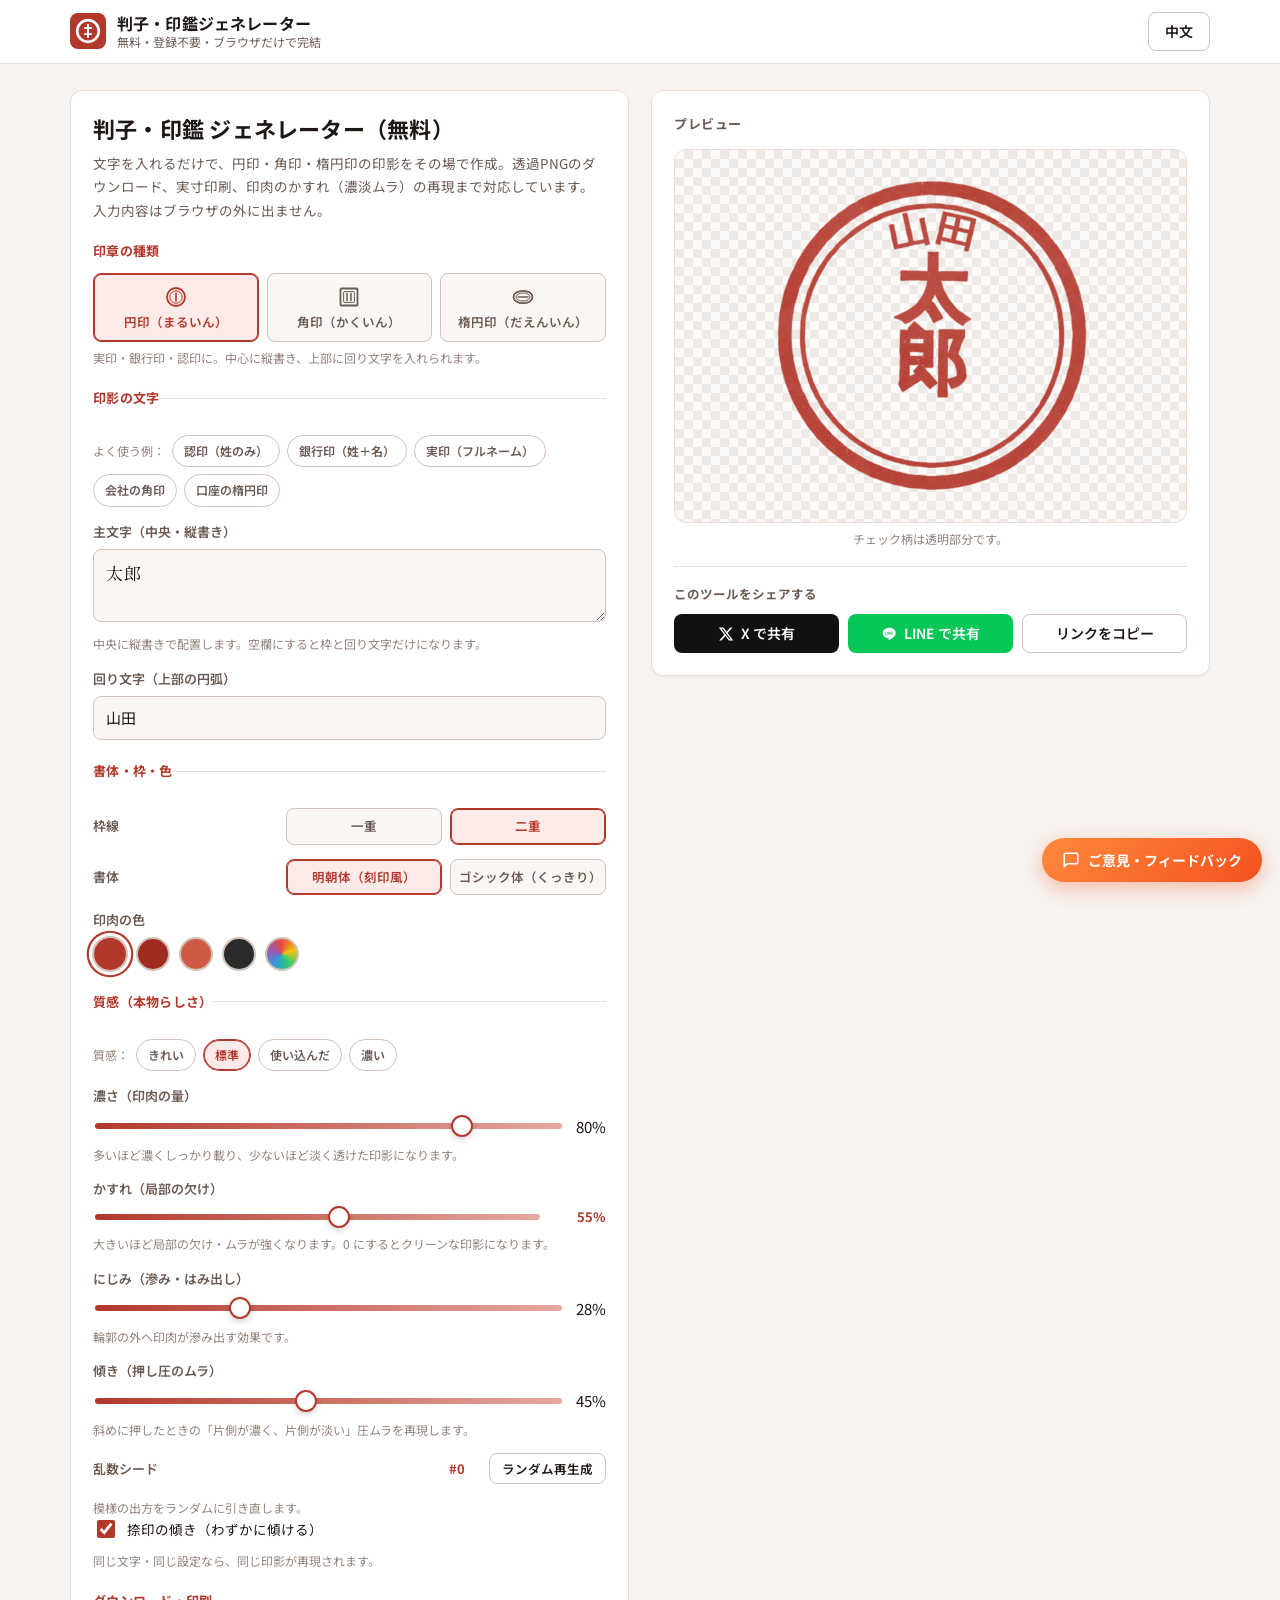
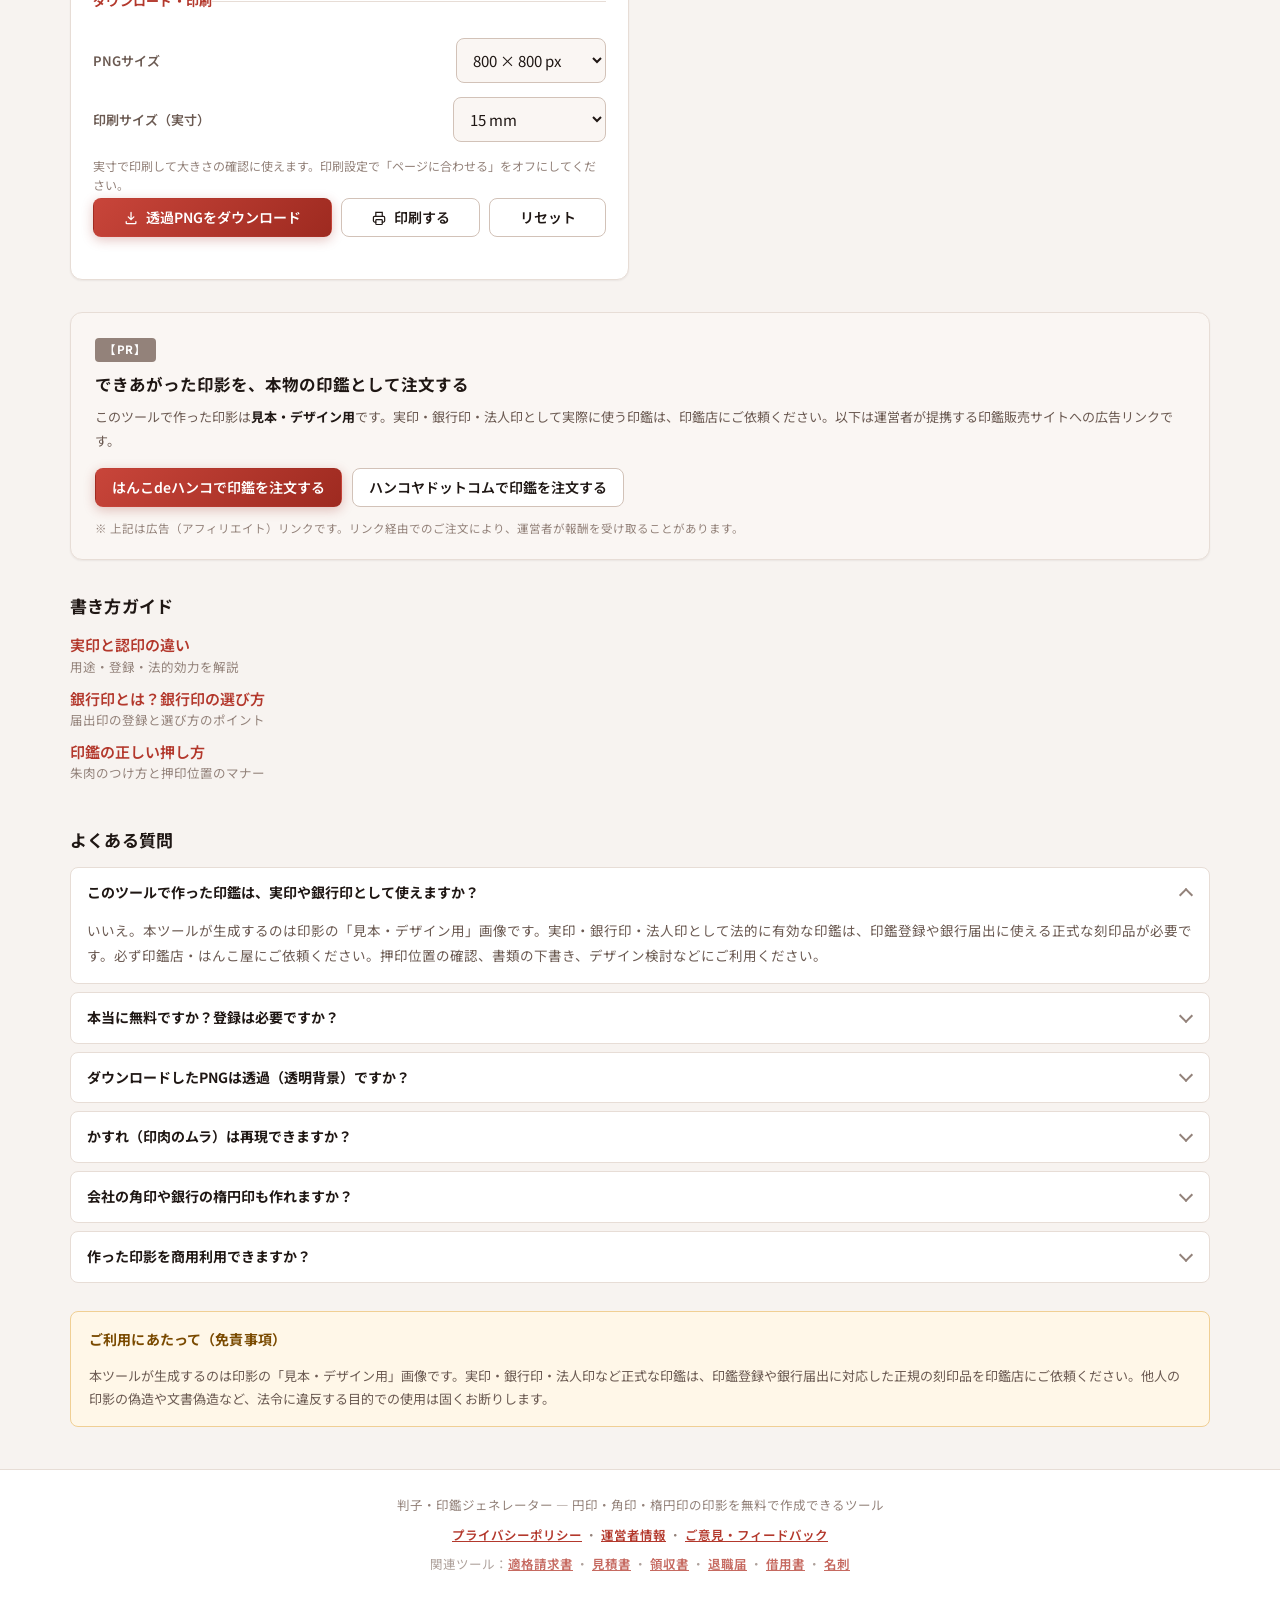
<file: index.html>
<!DOCTYPE html>
<html lang="ja">
<head>
<meta charset="UTF-8">
<meta name="viewport" content="width=device-width, initial-scale=1">
<title>判子・ハンコ ジェネレーター｜印鑑 作成 無料（円印・角印・楕円印）</title>
<meta name="description" content="名前や会社名を入力するだけで、円印・角印・楕円印の印影を無料で作成できる判子・ハンコ ジェネレーター。透過PNG（高解像度）のダウンロード、実寸印刷、明朝体／ゴシック体の書体選択、印肉のかすれ（濃淡ムラ）の再現に対応。登録不要、すべてブラウザ内で完結します。">
<meta name="robots" content="index, follow">
<meta name="theme-color" content="#b3382c">
<link rel="canonical" href="https://www.reveriel.com/hanko-generator/">
<meta property="og:type" content="website">
<meta property="og:title" content="判子・ハンコ ジェネレーター｜印鑑 作成 無料（円印・角印・楕円印）">
<meta property="og:description" content="円印・角印・楕円印の印影を無料で作成。透過PNGダウンロード・実寸印刷・かすれ再現に対応。登録不要、ブラウザだけで完結。">
<meta property="og:locale" content="ja_JP">
<meta property="og:url" content="https://www.reveriel.com/hanko-generator/">
<meta property="og:image" content="https://www.reveriel.com/hanko-generator/og-image.png">
<meta property="og:image:width" content="1200">
<meta property="og:image:height" content="630">
<meta name="twitter:image" content="https://www.reveriel.com/hanko-generator/og-image.png">
<meta name="twitter:card" content="summary_large_image">
<link rel="icon" href="data:image/svg+xml,%3Csvg xmlns='http://www.w3.org/2000/svg' viewBox='0 0 32 32'%3E%3Crect width='32' height='32' rx='7' fill='%23b3382c'/%3E%3Ccircle cx='16' cy='16' r='9.5' fill='none' stroke='%23fff' stroke-width='2.6'/%3E%3Cpath d='M16 10v12M13 13h6M13 19h6' stroke='%23fff' stroke-width='1.8' stroke-linecap='round'/%3E%3C/svg%3E">
<link rel="preconnect" href="https://fonts.googleapis.com">
<link rel="preconnect" href="https://fonts.gstatic.com" crossorigin>
<link href="https://fonts.googleapis.com/css2?family=Noto+Sans+JP:wght@400;500;700&family=Noto+Sans+SC:wght@400;500;700&family=Noto+Serif+JP:wght@500;700&display=swap" rel="stylesheet">
<link rel="stylesheet" href="style.css">
<!-- Cloudflare Web Analytics --><script type='module' src='https://static.cloudflareinsights.com/beacon.min.js' data-cf-beacon='{"token": "6fc01bf3ac5e457ba1bd16b91e5b653e"}'></script><!-- End Cloudflare Web Analytics -->
<script type="application/ld+json">
{
  "@context": "https://schema.org",
  "@graph": [
    {
      "@type": "WebApplication",
      "name": "判子・印鑑ジェネレーター",
      "alternateName": "ハンコ 作成ツール",
      "applicationCategory": "DesignApplication",
      "operatingSystem": "Web",
      "url": "https://www.reveriel.com/hanko-generator/",
      "description": "文字を入力するだけで円印・角印・楕円印の印影を無料で作成できるブラウザ完結型のツール。透過PNG出力、実寸印刷、書体・印肉色・かすれの調整に対応。",
      "inLanguage": "ja",
      "offers": {
        "@type": "Offer",
        "price": "0",
        "priceCurrency": "JPY"
      },
      "featureList": [
        "円印・角印・楕円印の3種類に対応",
        "円印の回り文字（上部の円弧）と中央の縦組み",
        "角印の縦書き（右→左）・横書きの切り替え",
        "明朝体／ゴシック体の書体選択",
        "印肉の色（朱色など）の選択",
        "濃さ・かすれ・にじみ・傾き（押し圧ムラ）の4スライダーと乱数シードによる質感調整",
        "「きれい／標準／使い込んだ／濃い」の質感プリセット",
        "透過背景の高解像度PNG（800 / 1200 / 2000 px）ダウンロード",
        "実寸（mm指定）での印刷",
        "中文／日本語の画面切り替え、入力内容はブラウザ内のみで処理"
      ]
    },
    {
      "@type": "FAQPage",
      "mainEntity": [
        {
          "@type": "Question",
          "name": "このツールで作った印鑑は、実印や銀行印として使えますか？",
          "acceptedAnswer": {
            "@type": "Answer",
            "text": "いいえ。本ツールが生成するのは印影の「見本・デザイン用」画像です。実印・銀行印・法人印として法的に有効な印鑑は、印鑑登録や銀行届出に使える正式な刻印品・実印が必要です。必ず印鑑店・はんこ屋にご依頼ください。本ツールは、押印位置の確認、書類の下書き、デザイン検討、スタンプ画像の作成などにご利用ください。"
          }
        },
        {
          "@type": "Question",
          "name": "本当に無料ですか？登録は必要ですか？",
          "acceptedAnswer": {
            "@type": "Answer",
            "text": "完全無料・登録不要です。すべての処理はブラウザ内で完結し、入力した文字がサーバーに送信されることはありません。"
          }
        },
        {
          "@type": "Question",
          "name": "ダウンロードしたPNGは透過（透明背景）ですか？",
          "acceptedAnswer": {
            "@type": "Answer",
            "text": "はい。背景が透明なPNGで、800×800 / 1200×1200 / 2000×2000 px から選べます。書類や資料にそのまま重ねられます。"
          }
        },
        {
          "@type": "Question",
          "name": "かすれ（印肉のムラ）は再現できますか？",
          "acceptedAnswer": {
            "@type": "Answer",
            "text": "はい。印影の輪郭をゆがめず、印肉の濃淡と局部のかすれだけをノイズで再現しています。かすれの強さはスライダーで調整でき、0にするとクリーンな印影になります。"
          }
        },
        {
          "@type": "Question",
          "name": "会社の角印や銀行の楕円印も作れますか？",
          "acceptedAnswer": {
            "@type": "Answer",
            "text": "はい。円印・角印・楕円印に対応しています。角印は縦書き（右から左）と横書き、円印は上部の回り文字に対応しており、法人印や銀行印の下書き・デザイン確認に使えます。"
          }
        },
        {
          "@type": "Question",
          "name": "作った印影を商用利用できますか？",
          "acceptedAnswer": {
            "@type": "Answer",
            "text": "自分で作成する書類の下書き・デザイン用途であればご利用いただけます。ただし、他人の印鑑を偽造・模倣する目的や、文書偽造など法令に違反する目的での使用は固く禁じます。"
          }
        }
      ]
    }
  ]
}
</script>
</head>
<body>

<header class="site-header no-print">
  <div class="wrap header-inner">
    <div class="brand">
      <svg class="brand-mark" viewBox="0 0 32 32" aria-hidden="true">
        <rect width="32" height="32" rx="7" fill="currentColor"/>
        <circle cx="16" cy="16" r="9.6" fill="none" stroke="#fff" stroke-width="2.4"/>
        <path d="M16 10.4v11.2M13.2 13.4h5.6M13.2 18.8h5.6" stroke="#fff" stroke-width="1.7" stroke-linecap="round"/>
      </svg>
      <div class="brand-text">
        <strong data-i18n="brandName">判子・印鑑ジェネレーター</strong>
        <span data-i18n="tagline">無料・登録不要・ブラウザだけで完結</span>
      </div>
    </div>
    <div class="header-actions">
      <button type="button" class="btn btn-ghost" id="langBtn" data-i18n-aria="btnLang" aria-label="表示言語を切り替える">中文</button>
    </div>
  </div>
</header>

<main class="wrap layout">

  <!-- ============ 入力パネル ============ -->
  <section class="panel panel-form no-print" aria-labelledby="formTitle">
    <h1 class="hero-h1" id="formTitle" data-i18n="h1Title">判子・印鑑 ジェネレーター（無料）</h1>
    <p class="hero-lead" data-i18n="h1Lead">文字を入れるだけで、円印・角印・楕円印の印影をその場で作成。透過PNGのダウンロード、実寸印刷、印肉のかすれ（濃淡ムラ）の再現まで対応しています。入力内容はブラウザの外に出ません。</p>

    <!-- 印章の種類 -->
    <fieldset class="field">
      <legend data-i18n="legendType">印章の種類</legend>
      <div class="seg seg-3" id="typeGroup" role="group">
        <button type="button" class="seg-btn" data-val="round" aria-pressed="false">
          <svg viewBox="0 0 24 24" aria-hidden="true" class="seg-ic"><circle cx="12" cy="12" r="9" fill="none" stroke="currentColor" stroke-width="1.8"/><circle cx="12" cy="12" r="6.2" fill="none" stroke="currentColor" stroke-width="1"/><path d="M12 8v8" stroke="currentColor" stroke-width="1.6" stroke-linecap="round"/></svg>
          <span data-i18n="tRound">円印（まるいん）</span>
        </button>
        <button type="button" class="seg-btn" data-val="square" aria-pressed="false">
          <svg viewBox="0 0 24 24" aria-hidden="true" class="seg-ic"><rect x="3.5" y="3.5" width="17" height="17" rx="1" fill="none" stroke="currentColor" stroke-width="1.8"/><rect x="6.6" y="6.6" width="10.8" height="10.8" rx="1" fill="none" stroke="currentColor" stroke-width="1"/><path d="M10 8.5v7M14 8.5v7" stroke="currentColor" stroke-width="1.5" stroke-linecap="round"/></svg>
          <span data-i18n="tSquare">角印（かくいん）</span>
        </button>
        <button type="button" class="seg-btn" data-val="oval" aria-pressed="false">
          <svg viewBox="0 0 24 24" aria-hidden="true" class="seg-ic"><ellipse cx="12" cy="12" rx="9.5" ry="6.2" fill="none" stroke="currentColor" stroke-width="1.8"/><ellipse cx="12" cy="12" rx="7" ry="4" fill="none" stroke="currentColor" stroke-width="1"/><path d="M7 12h10" stroke="currentColor" stroke-width="1.5" stroke-linecap="round"/></svg>
          <span data-i18n="tOval">楕円印（だえんいん）</span>
        </button>
      </div>
      <p class="hint" id="typeHint" data-i18n="hintRound">実印・銀行印・認印に。中心に縦書き、上部に回り文字を入れられます。</p>
    </fieldset>

    <!-- 印影の文字 -->
    <fieldset class="field">
      <legend data-i18n="legendText">印影の文字</legend>

      <div class="presets" id="presets">
        <span class="presets-label" data-i18n="presetLabel">よく使う例：</span>
        <button type="button" class="chip" data-preset="inkan" data-i18n="pInkan">認印（姓のみ）</button>
        <button type="button" class="chip" data-preset="ginko" data-i18n="pGinko">銀行印（姓＋名）</button>
        <button type="button" class="chip" data-preset="jitsuin" data-i18n="pJitsuin">実印（フルネーム）</button>
        <button type="button" class="chip" data-preset="kaisha" data-i18n="pKaisha">会社の角印</button>
        <button type="button" class="chip" data-preset="kouza" data-i18n="pKouza">口座の楕円印</button>
      </div>

      <div class="row" id="mainRow">
        <label class="lbl" for="mainText" data-i18n="lblMain">主文字（中央・縦書き）</label>
        <textarea id="mainText" rows="2" maxlength="60" placeholder="例：太郎" data-i18n-ph="phMain" spellcheck="false">太郎</textarea>
        <p class="hint" id="mainHelp" data-i18n="helpMain_round">中央に縦書きで配置します。空欄にすると枠と回り文字だけになります。</p>
      </div>

      <div class="row" id="arcRow">
        <label class="lbl" for="arcText" data-i18n="lblArc">回り文字（上部の円弧）</label>
        <input type="text" id="arcText" maxlength="20" placeholder="例：山田（空欄でもOK）" data-i18n-ph="phArc" autocomplete="off" spellcheck="false" value="山田">
      </div>
    </fieldset>

    <!-- 書体・枠・色 -->
    <fieldset class="field">
      <legend data-i18n="legendStyle">書体・枠・色</legend>

      <div class="row row-inline">
        <span class="lbl" data-i18n="lblRing">枠線</span>
        <div class="seg seg-2" id="ringGroup" role="group">
          <button type="button" class="seg-btn" data-val="single" aria-pressed="false" data-i18n="ringSingle">一重</button>
          <button type="button" class="seg-btn" data-val="double" aria-pressed="false" data-i18n="ringDouble">二重</button>
        </div>
      </div>

      <div class="row row-inline" id="dirRow" hidden>
        <span class="lbl" data-i18n="lblDir">文字の向き</span>
        <div class="seg seg-2" id="dirGroup" role="group">
          <button type="button" class="seg-btn" data-val="v" aria-pressed="false" data-i18n="dirV">縦書き</button>
          <button type="button" class="seg-btn" data-val="h" aria-pressed="false" data-i18n="dirH">横書き</button>
        </div>
      </div>

      <div class="row row-inline">
        <span class="lbl" data-i18n="lblFont">書体</span>
        <div class="seg seg-2" id="fontGroup" role="group">
          <button type="button" class="seg-btn" data-val="mincho" aria-pressed="false" data-i18n="fontMincho">明朝体（刻印風）</button>
          <button type="button" class="seg-btn" data-val="gothic" aria-pressed="false" data-i18n="fontGothic">ゴシック体（くっきり）</button>
        </div>
      </div>

      <div class="row">
        <span class="lbl" data-i18n="lblColor">印肉の色</span>
        <div class="swatches" id="colorSwatches">
          <button type="button" class="sw" data-color="#b3382c" style="--sw:#b3382c" title="朱色（標準）" data-i18n-aria="colorCinnabar" aria-label="朱色（標準）"></button>
          <button type="button" class="sw" data-color="#9e2a20" style="--sw:#9e2a20" title="濃い朱" data-i18n-aria="colorDeep" aria-label="濃い朱"></button>
          <button type="button" class="sw" data-color="#cf5a45" style="--sw:#cf5a45" title="淡い朱" data-i18n-aria="colorLight" aria-label="淡い朱"></button>
          <button type="button" class="sw" data-color="#2b2b2b" style="--sw:#2b2b2b" title="黒" data-i18n-aria="colorBlack" aria-label="黒（訂正印など）"></button>
          <label class="sw sw-custom" title="色を自分で選ぶ">
            <input type="color" id="colorCustom" value="#b3382c" data-i18n-aria="lblCustomColor" aria-label="色を自分で選ぶ">
          </label>
        </div>
      </div>

    </fieldset>

    <!-- 質感（本物らしさ） -->
    <fieldset class="field">
      <legend data-i18n="legendTexture">質感（本物らしさ）</legend>

      <div class="presets" id="texturePresets">
        <span class="presets-label" data-i18n="presetTextureLabel">質感：</span>
        <button type="button" class="chip chip-tx" data-texture="clean" data-i18n="txClean">きれい</button>
        <button type="button" class="chip chip-tx" data-texture="standard" data-i18n="txStandard">標準</button>
        <button type="button" class="chip chip-tx" data-texture="worn" data-i18n="txWorn">使い込んだ</button>
        <button type="button" class="chip chip-tx" data-texture="deep" data-i18n="txDeep">濃い</button>
      </div>

      <div class="row">
        <label class="lbl" for="inkAmount" data-i18n="lblInk">濃さ（印肉の量）</label>
        <div class="range-row">
          <input type="range" id="inkAmount" min="0" max="100" step="5" value="80">
          <output id="inkAmountOut" for="inkAmount">80%</output>
        </div>
        <p class="hint" data-i18n="inkHint">多いほど濃くしっかり載り、少ないほど淡く透けた印影になります。</p>
      </div>

      <div class="row">
        <label class="lbl" for="strength" data-i18n="lblStrength">かすれ（局部の欠け）</label>
        <div class="range-row">
          <input type="range" id="strength" min="0" max="100" step="5" value="55">
          <output id="strengthOut" for="strength">55%</output>
        </div>
        <p class="hint" data-i18n="strengthHint">大きいほど局部の欠け・ムラが強くなります。0 にするとクリーンな印影になります。</p>
      </div>

      <div class="row">
        <label class="lbl" for="bleed" data-i18n="lblBleed">にじみ（滲み・はみ出し）</label>
        <div class="range-row">
          <input type="range" id="bleed" min="0" max="100" step="5" value="28">
          <output id="bleedOut" for="bleed">28%</output>
        </div>
        <p class="hint" data-i18n="bleedHint">輪郭の外へ印肉が滲み出す効果です。</p>
      </div>

      <div class="row">
        <label class="lbl" for="press" data-i18n="lblPress">傾き（押し圧のムラ）</label>
        <div class="range-row">
          <input type="range" id="press" min="0" max="100" step="5" value="45">
          <output id="pressOut" for="press">45%</output>
        </div>
        <p class="hint" data-i18n="pressHint">斜めに押したときの「片側が濃く、片側が淡い」圧ムラを再現します。</p>
      </div>

      <div class="row row-inline">
        <span class="lbl" data-i18n="lblSeed">乱数シード</span>
        <div class="seed-row">
          <output id="seedOut" class="seed-out">#0</output>
          <button type="button" class="btn btn-ghost btn-sm" id="btnSeed" data-i18n="btnSeed">ランダム再生成</button>
        </div>
      </div>
      <p class="hint" data-i18n="seedHint">模様の出方をランダムに引き直します。</p>

      <div class="row row-check">
        <label class="check">
          <input type="checkbox" id="tiltChk" checked>
          <span data-i18n="lblTilt">捺印の傾き（わずかに傾ける）</span>
        </label>
        <p class="hint" data-i18n="lblSampleSeedNote">同じ文字・同じ設定なら、同じ印影が再現されます。</p>
      </div>
    </fieldset>

    <!-- 出力 -->
    <fieldset class="field">
      <legend data-i18n="legendOut">ダウンロード・印刷</legend>
      <div class="row row-inline">
        <label class="lbl" for="pngSize" data-i18n="lblSize">PNGサイズ</label>
        <select id="pngSize">
          <option value="800">800 × 800 px</option>
          <option value="1200">1200 × 1200 px</option>
          <option value="2000">2000 × 2000 px</option>
        </select>
      </div>
      <div class="row row-inline">
        <label class="lbl" for="printMm" data-i18n="lblPrintMm">印刷サイズ（実寸）</label>
        <select id="printMm">
          <option value="12">12 mm（認印）</option>
          <option value="15" selected>15 mm</option>
          <option value="18">18 mm（実印）</option>
          <option value="21">21 mm（角印）</option>
        </select>
      </div>
      <p class="hint" data-i18n="printHint">実寸で印刷して大きさの確認に使えます。印刷設定で「ページに合わせる」をオフにしてください。</p>
      <div class="actions">
        <button type="button" class="btn btn-primary" id="btnPng">
          <svg viewBox="0 0 20 20" aria-hidden="true" class="ic"><path d="M10 3v9m0 0 3.5-3.5M10 12 6.5 8.5M4 14.5V16a1 1 0 0 0 1 1h10a1 1 0 0 0 1-1v-1.5" fill="none" stroke="currentColor" stroke-width="1.6" stroke-linecap="round" stroke-linejoin="round"/></svg>
          <span data-i18n="btnPng">透過PNGをダウンロード</span>
        </button>
        <button type="button" class="btn btn-ghost" id="btnPrint">
          <svg viewBox="0 0 20 20" aria-hidden="true" class="ic"><path d="M6 7V3h8v4M6 15H4.5A1.5 1.5 0 0 1 3 13.5v-4A1.5 1.5 0 0 1 4.5 8h11A1.5 1.5 0 0 1 17 9.5v4a1.5 1.5 0 0 1-1.5 1.5H14" fill="none" stroke="currentColor" stroke-width="1.5" stroke-linecap="round"/><rect x="6" y="12" width="8" height="6" rx="1" fill="none" stroke="currentColor" stroke-width="1.5"/></svg>
          <span data-i18n="btnPrint">印刷する</span>
        </button>
        <button type="button" class="btn btn-ghost" id="btnReset" data-i18n="btnReset">リセット</button>
      </div>
    </fieldset>
  </section>

  <!-- ============ プレビューパネル ============ -->
  <section class="panel panel-preview" aria-labelledby="previewTitle">
    <h2 class="panel-title no-print" id="previewTitle" data-i18n="previewTitle">プレビュー</h2>

    <div class="seal-stage">
      <div class="seal-wrap" id="sealWrap">
        <div id="sealPreview" class="seal-preview"><!-- SVG をここに描画 --></div>
      </div>
    </div>
    <p class="hint center no-print" data-i18n="previewNote">チェック柄は透明部分です。</p>

    <div class="share no-print">
      <p class="share-title" data-i18n="shareTitle">このツールをシェアする</p>
      <div class="share-btns">
        <button type="button" class="btn btn-x" id="shareX">
          <svg viewBox="0 0 24 24" aria-hidden="true" class="ic"><path d="M18.24 2.25h3.31l-7.23 8.26 8.5 11.24h-6.63l-5.2-6.8-5.94 6.8H1.73l7.73-8.84L1.3 2.25h6.8l4.71 6.23zM17.08 19.77h1.83L7.01 4.13H5.05z" fill="currentColor"/></svg>
          <span data-i18n="shareX">X で共有</span>
        </button>
        <button type="button" class="btn btn-line" id="shareLine">
          <svg viewBox="0 0 24 24" aria-hidden="true" class="ic"><path d="M12 2.5C6.75 2.5 2.5 6.06 2.5 10.45c0 3.93 3.42 7.22 8.04 7.85.31.07.74.21.85.48.1.25.06.63.03.88l-.14.85c-.04.25-.2.98.86.53 1.05-.44 5.7-3.36 7.77-5.75 1.43-1.57 2.09-3.16 2.09-4.84 0-4.39-4.25-7.95-9.5-7.95zM8.2 13.36H6.55a.38.38 0 0 1-.38-.38V8.9a.38.38 0 0 1 .76 0v3.71H8.2a.38.38 0 0 1 0 .76zm1.72-.38a.38.38 0 0 1-.76 0V8.9a.38.38 0 0 1 .76 0zm4.42 0a.38.38 0 0 1-.27.36.4.4 0 0 1-.11.02.38.38 0 0 1-.3-.14l-1.9-2.53v2.29a.38.38 0 0 1-.76 0V8.9a.38.38 0 0 1 .26-.36.39.39 0 0 1 .42.12l1.9 2.53V8.9a.38.38 0 0 1 .76 0zm3.28-2.9a.38.38 0 0 1 0 .75h-1.27v1.06h1.27a.38.38 0 0 1 0 .75h-1.65a.38.38 0 0 1-.38-.38V8.9a.38.38 0 0 1 .38-.38h1.65a.38.38 0 0 1 0 .76h-1.27v1.04z" fill="currentColor"/></svg>
          <span data-i18n="shareLine">LINE で共有</span>
        </button>
        <button type="button" class="btn btn-ghost" id="shareCopy" data-i18n="shareCopy">リンクをコピー</button>
      </div>
    </div>
  </section>
</main>

<!-- ============ 【PR】印鑑の注文（アフィリエイト） ============
     ⚠️ A8 Link Manager 連携済み（提携承認後に自動変換）。A8.net に登録・案件提携の承認後に、
        (1) 下記 2 つの <a> の href を実際の a8mat リンクへ
        (2) 末尾 img.pr-pixel の src を A8 の 1×1 トラッキングピクセルへ
        差し替えること。日本語ページ専用（中文ページには貼らない）。 -->
<section class="wrap pr-affiliate no-print" lang="ja" aria-labelledby="prTitle">
  <div class="pr-box">
    <p class="pr-badge">【PR】</p>
    <h2 class="pr-title" id="prTitle">できあがった印影を、本物の印鑑として注文する</h2>
    <p class="pr-lead">このツールで作った印影は<strong>見本・デザイン用</strong>です。実印・銀行印・法人印として実際に使う印鑑は、印鑑店にご依頼ください。以下は運営者が提携する印鑑販売サイトへの広告リンクです。</p>
    <div class="pr-actions">
      <a class="pr-link btn btn-primary" href="https://hankodehanko.com/" target="_blank" rel="nofollow sponsored noopener">はんこdeハンコで印鑑を注文する</a>
      <a class="pr-link btn btn-ghost" href="https://www.hankoya.com/" target="_blank" rel="nofollow sponsored noopener">ハンコヤドットコムで印鑑を注文する</a>
    </div>
    <p class="pr-note">※ 上記は広告（アフィリエイト）リンクです。リンク経由でのご注文により、運営者が報酬を受け取ることがあります。</p>
    <!-- A8.net の 1×1 トラッキングピクセル（プレースホルダ）。
         登録後は src を実タグに差し替える。例：
         <img border="0" width="1" height="1" src="https://www15.a8.net/0.gif?a8mat=XXXXXX" alt=""> -->
    <img class="pr-pixel" src="[data-uri]" width="1" height="1" alt="" aria-hidden="true">
  </div>
</section>

<!-- ============ 書き方ガイド ============ -->
<section class="wrap article no-print" aria-labelledby="guideNavTitle">
  <h2 class="article-h2" id="guideNavTitle">書き方ガイド</h2>
  <ul style="list-style:none;padding-left:0;margin:0 0 4px;">
    <li style="margin-bottom:9px;"><a href="jitsuin-vs-mitomein.html" style="color:var(--c-accent);font-weight:600;text-decoration:none;">実印と認印の違い</a><span style="display:block;font-size:12.5px;color:var(--c-text-faint);line-height:1.5;">用途・登録・法的効力を解説</span></li>
    <li style="margin-bottom:9px;"><a href="ginkoin.html" style="color:var(--c-accent);font-weight:600;text-decoration:none;">銀行印とは？銀行印の選び方</a><span style="display:block;font-size:12.5px;color:var(--c-text-faint);line-height:1.5;">届出印の登録と選び方のポイント</span></li>
    <li style="margin-bottom:9px;"><a href="osikata.html" style="color:var(--c-accent);font-weight:600;text-decoration:none;">印鑑の正しい押し方</a><span style="display:block;font-size:12.5px;color:var(--c-text-faint);line-height:1.5;">朱肉のつけ方と押印位置のマナー</span></li>
  </ul>
</section>

<!-- ============ 解説・免責 ============ -->
<section class="wrap article no-print">
  <h2 class="article-h2" data-i18n="faqTitle">よくある質問</h2>
  <div class="faq">
    <details open>
      <summary data-i18n="faqQ1">このツールで作った印鑑は、実印や銀行印として使えますか？</summary>
      <p data-i18n="faqA1">いいえ。本ツールが生成するのは印影の「見本・デザイン用」画像です。実印・銀行印・法人印として法的に有効な印鑑は、印鑑登録や銀行届出に使える正式な刻印品が必要です。必ず印鑑店・はんこ屋にご依頼ください。押印位置の確認、書類の下書き、デザイン検討などにご利用ください。</p>
    </details>
    <details>
      <summary data-i18n="faqQ2">本当に無料ですか？登録は必要ですか？</summary>
      <p data-i18n="faqA2">完全無料・登録不要です。すべての処理はブラウザ内で完結し、入力した文字がサーバーに送信されることはありません。</p>
    </details>
    <details>
      <summary data-i18n="faqQ3">ダウンロードしたPNGは透過（透明背景）ですか？</summary>
      <p data-i18n="faqA3">はい。背景が透明なPNGで、800×800 / 1200×1200 / 2000×2000 px から選べます。書類や資料にそのまま重ねられます。</p>
    </details>
    <details>
      <summary data-i18n="faqQ4">かすれ（印肉のムラ）は再現できますか？</summary>
      <p data-i18n="faqA4">はい。彫られた文字の形はそのままに、紙の繊維・押し圧・インク量のムラ・かすれ・にじみを1ピクセルずつ合成し、実際に押したような濃淡と輪郭の揺らぎを再現しています。濃さ／かすれ／にじみ／傾きの4つのスライダーで調整でき、「きれい／標準／使い込んだ／濃い」の質感プリセットも用意しています。</p>
    </details>
    <details>
      <summary data-i18n="faqQ5">会社の角印や銀行の楕円印も作れますか？</summary>
      <p data-i18n="faqA5">はい。円印・角印・楕円印に対応しています。角印は縦書き（右→左）と横書き、円印は上部の回り文字に対応しています。</p>
    </details>
    <details>
      <summary data-i18n="faqQ6">作った印影を商用利用できますか？</summary>
      <p data-i18n="faqA6">自分で作成する書類の下書き・デザイン用途であればご利用いただけます。ただし、他人の印鑑を偽造・模倣する目的での使用は固く禁じます。</p>
    </details>
  </div>

  <div class="legal">
    <h2 class="article-h2" data-i18n="legalTitle">ご利用にあたって（免責事項）</h2>
    <p data-i18n="legalBody">本ツールが生成するのは印影の「見本・デザイン用」画像です。実印・銀行印・法人印など正式な印鑑は、印鑑登録や銀行届出に対応した正規の刻印品を印鑑店にご依頼ください。他人の印影の偽造や文書偽造など、法令に違反する目的での使用は固くお断りします。</p>
  </div>
</section>

<footer class="site-footer no-print">
  <div class="wrap">
    <p data-i18n="footerText">判子・印鑑ジェネレーター — 円印・角印・楕円印の印影を無料で作成できるツール</p>
    <p class="footer-links">
      <a href="https://www.reveriel.com/hanko-generator/privacy.html" data-i18n="footerPrivacy">プライバシーポリシー</a> ・
      <a href="https://www.reveriel.com/hanko-generator/company.html" data-i18n="footerCompany">運営者情報</a> ・
      <a href="https://docs.google.com/forms/d/e/1FAIpQLSfHGUfgAlViT3TFiVtJi_EpJ4ioUpd9oGyaJ7rehEV-gBH_PA/viewform?usp=pp_url&amp;entry.1745177199=%E5%8D%B0%E7%AB%A0%E7%94%9F%E6%88%90%E5%99%A8" target="_blank" rel="noopener" data-i18n="footerFeedback">ご意見・フィードバック</a>
    </p>
    <p style="margin-top:8px;font-size:12.5px;opacity:.75;">関連ツール：<a href="https://www.reveriel.com/japan-invoice-pdf/">適格請求書</a> ・ <a href="https://www.reveriel.com/mitsumori-pdf/">見積書</a> ・ <a href="https://www.reveriel.com/ryoshusho-pdf/">領収書</a> ・ <a href="https://www.reveriel.com/taishoku-form/">退職届</a> ・ <a href="https://www.reveriel.com/shakuyo-contract/">借用書</a> ・ <a href="https://www.reveriel.com/meishi-generator/">名刺</a></p>
  </div>
</footer>

<!-- トースト -->
<div class="toast" id="toast" role="status" aria-live="polite"></div>

<script src="script.js"></script>
<!-- フィードバックFAB（右下固定・常時表示） -->
<a href="https://docs.google.com/forms/d/e/1FAIpQLSfHGUfgAlViT3TFiVtJi_EpJ4ioUpd9oGyaJ7rehEV-gBH_PA/viewform?usp=pp_url&amp;entry.1745177199=%E5%8D%B0%E7%AB%A0%E7%94%9F%E6%88%90%E5%99%A8" target="_blank" rel="noopener" class="feedback-fab" data-i18n-aria="fabAria" aria-label="ご意見・フィードバックを送る">
  <svg viewBox="0 0 24 24" fill="none" stroke="currentColor" stroke-width="2" stroke-linecap="round" stroke-linejoin="round" aria-hidden="true"><path d="M21 15a2 2 0 0 1-2 2H7l-4 4V5a2 2 0 0 1 2-2h14a2 2 0 0 1 2 2z"/></svg>
  <span data-i18n="footerFeedback">ご意見・フィードバック</span>
</a>
<!-- A8 Link Manager：提携承認後、下の広告主URLが自動的に計測URLへ変換されます -->
<script src="https://statics.8me.jp/a8link/a8linkmgr.js"></script>
<script>if (typeof a8linkmgr === "function") { a8linkmgr({ "config_id": "6bNHGyHGa4qQLbQQiZks" }); }</script>
</body>
</html>
</file>
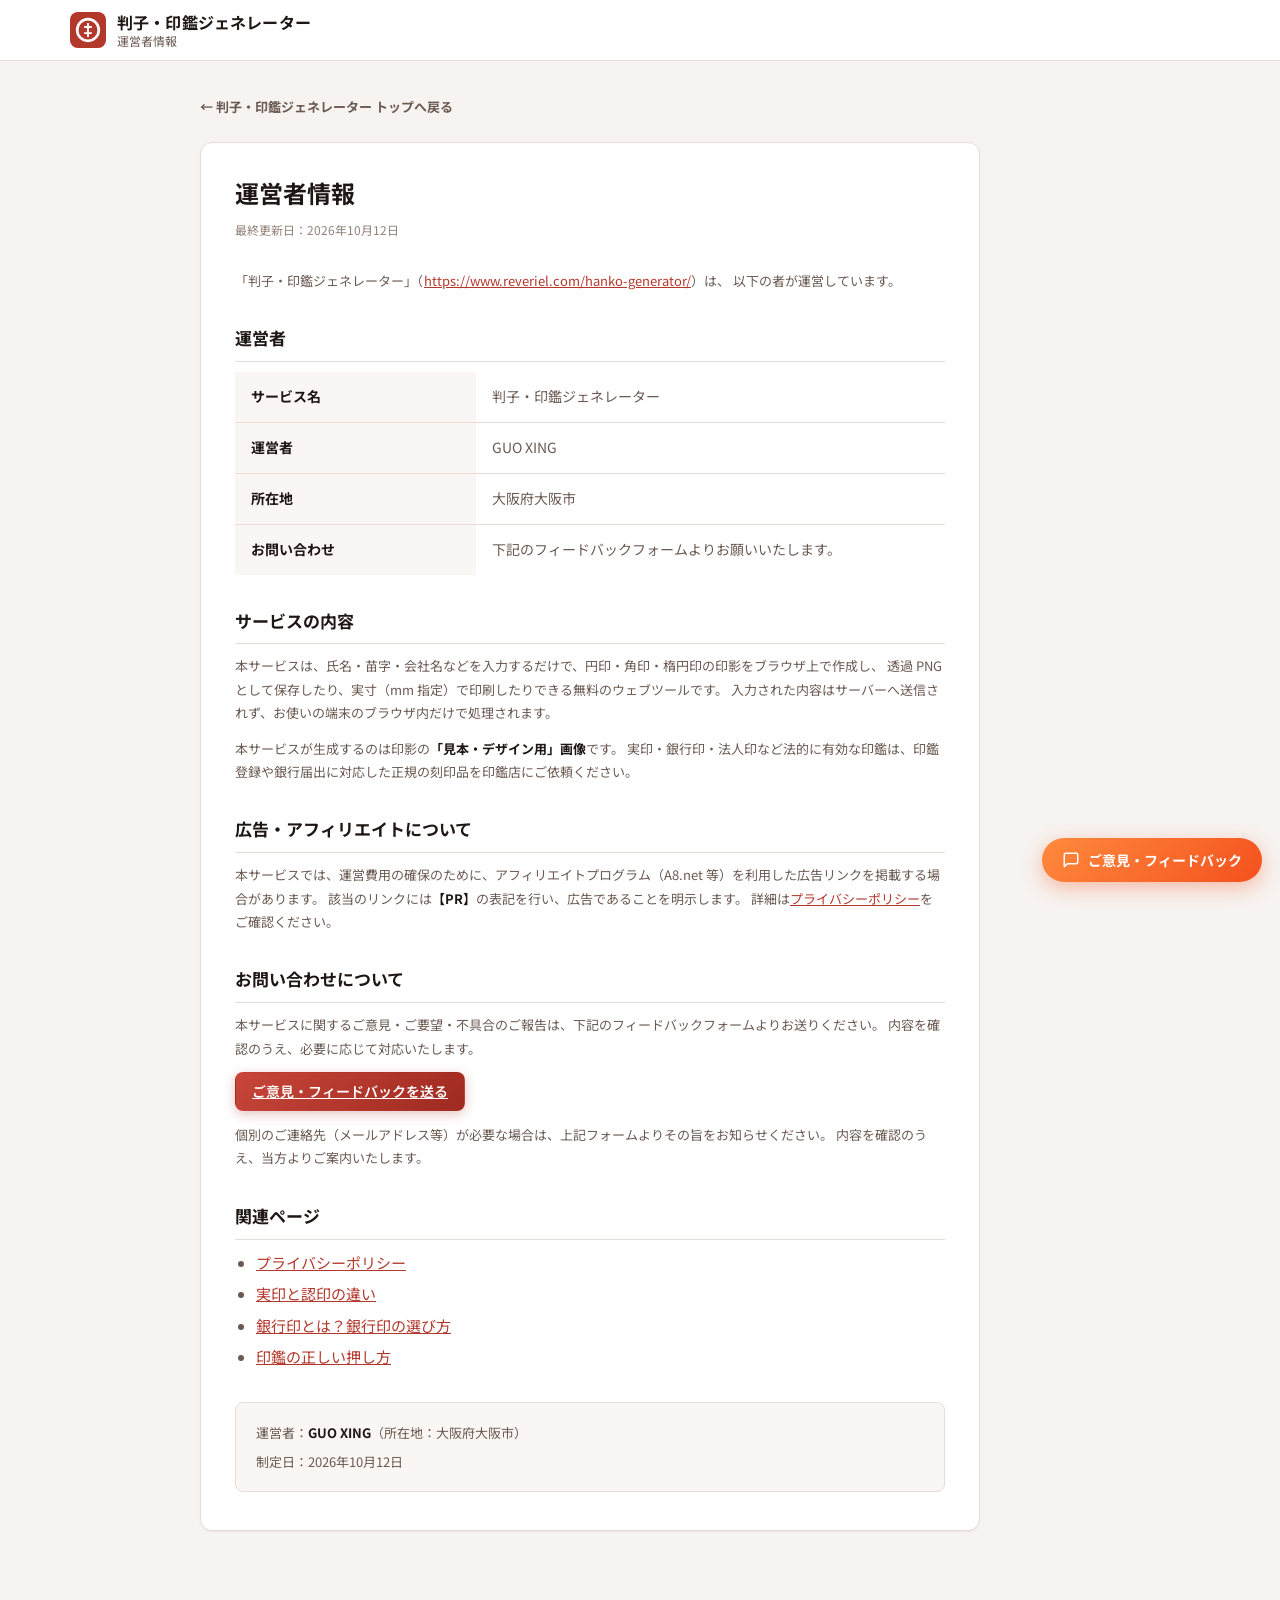
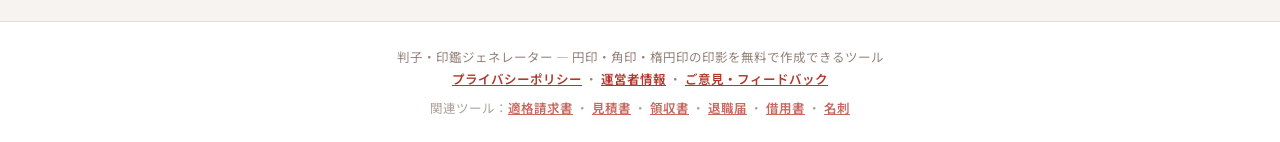
<file: company.html>
<!DOCTYPE html>
<html lang="ja">
<head>
<meta charset="UTF-8">
<meta name="viewport" content="width=device-width, initial-scale=1">
<title>運営者情報｜判子・印鑑ジェネレーター</title>
<meta name="description" content="判子・印鑑ジェネレーターの運営者情報ページです。運営者、所在地、お問い合わせ方法（フィードバックフォーム）について掲載しています。">
<meta name="robots" content="index, follow">
<meta name="theme-color" content="#b3382c">
<link rel="canonical" href="https://www.reveriel.com/hanko-generator/company.html">
<meta property="og:type" content="website">
<meta property="og:title" content="運営者情報｜判子・印鑑ジェネレーター">
<meta property="og:description" content="判子・印鑑ジェネレーターの運営者、所在地、お問い合わせ方法についてのご案内です。">
<meta property="og:locale" content="ja_JP">
<meta property="og:url" content="https://www.reveriel.com/hanko-generator/company.html">
<meta property="og:image" content="https://www.reveriel.com/hanko-generator/og-image.png">
<meta name="twitter:card" content="summary_large_image">
<meta name="twitter:image" content="https://www.reveriel.com/hanko-generator/og-image.png">
<link rel="icon" href="data:image/svg+xml,%3Csvg xmlns='http://www.w3.org/2000/svg' viewBox='0 0 32 32'%3E%3Crect width='32' height='32' rx='7' fill='%23b3382c'/%3E%3Ccircle cx='16' cy='16' r='9.5' fill='none' stroke='%23fff' stroke-width='2.6'/%3E%3Cpath d='M16 10v12M13 13h6M13 19h6' stroke='%23fff' stroke-width='1.8' stroke-linecap='round'/%3E%3C/svg%3E">
<link rel="preconnect" href="https://fonts.googleapis.com">
<link rel="preconnect" href="https://fonts.gstatic.com" crossorigin>
<link href="https://fonts.googleapis.com/css2?family=Noto+Sans+JP:wght@400;500;700&display=swap" rel="stylesheet">
<link rel="stylesheet" href="style.css">
<link rel="stylesheet" href="guide.css">
<!-- Cloudflare Web Analytics --><script type='module' src='https://static.cloudflareinsights.com/beacon.min.js' data-cf-beacon='{"token": "6fc01bf3ac5e457ba1bd16b91e5b653e"}'></script><!-- End Cloudflare Web Analytics -->
<script type="application/ld+json">
{
  "@context": "https://schema.org",
  "@type": "Organization",
  "name": "判子・印鑑ジェネレーター",
  "url": "https://www.reveriel.com/hanko-generator/",
  "founder": { "@type": "Person", "name": "GUO XING" },
  "address": {
    "@type": "PostalAddress",
    "addressCountry": "JP",
    "addressRegion": "大阪府",
    "addressLocality": "大阪市"
  },
  "contactPoint": {
    "@type": "ContactPoint",
    "contactType": "customer support",
    "url": "https://www.reveriel.com/hanko-generator/company.html",
    "availableLanguage": ["ja"]
  }
}
</script>
</head>
<body>

<header class="site-header no-print">
  <div class="wrap header-inner">
    <a class="brand" href="https://www.reveriel.com/hanko-generator/" style="text-decoration:none;color:inherit;">
      <svg class="brand-mark" viewBox="0 0 32 32" aria-hidden="true">
        <rect width="32" height="32" rx="7" fill="currentColor"/>
        <circle cx="16" cy="16" r="9.6" fill="none" stroke="#fff" stroke-width="2.4"/>
        <path d="M16 10.4v11.2M13.2 13.4h5.6M13.2 18.8h5.6" stroke="#fff" stroke-width="1.7" stroke-linecap="round"/>
      </svg>
      <div class="brand-text">
        <strong>判子・印鑑ジェネレーター</strong>
        <span>運営者情報</span>
      </div>
    </a>
  </div>
</header>

<main class="wrap">
  <section class="legal-page">
    <div class="guide-col">
      <a class="legal-back" href="https://www.reveriel.com/hanko-generator/">← 判子・印鑑ジェネレーター トップへ戻る</a>

      <article class="legal">
        <h1>運営者情報</h1>
        <p class="legal-meta">最終更新日：2026年10月12日</p>

        <p>
          「判子・印鑑ジェネレーター」（<a href="https://www.reveriel.com/hanko-generator/">https://www.reveriel.com/hanko-generator/</a>）は、
          以下の者が運営しています。
        </p>

        <h2>運営者</h2>
        <table class="legal-table">
          <tbody>
            <tr>
              <th>サービス名</th>
              <td>判子・印鑑ジェネレーター</td>
            </tr>
            <tr>
              <th>運営者</th>
              <td>GUO XING</td>
            </tr>
            <tr>
              <th>所在地</th>
              <td>大阪府大阪市</td>
            </tr>
            <tr>
              <th>お問い合わせ</th>
              <td>下記のフィードバックフォームよりお願いいたします。</td>
            </tr>
          </tbody>
        </table>

        <h2>サービスの内容</h2>
        <p>
          本サービスは、氏名・苗字・会社名などを入力するだけで、円印・角印・楕円印の印影をブラウザ上で作成し、
          透過 PNG として保存したり、実寸（mm 指定）で印刷したりできる無料のウェブツールです。
          入力された内容はサーバーへ送信されず、お使いの端末のブラウザ内だけで処理されます。
        </p>
        <p>
          本サービスが生成するのは印影の<strong>「見本・デザイン用」画像</strong>です。
          実印・銀行印・法人印など法的に有効な印鑑は、印鑑登録や銀行届出に対応した正規の刻印品を印鑑店にご依頼ください。
        </p>

        <h2>広告・アフィリエイトについて</h2>
        <p>
          本サービスでは、運営費用の確保のために、アフィリエイトプログラム（A8.net 等）を利用した広告リンクを掲載する場合があります。
          該当のリンクには<strong>【PR】</strong>の表記を行い、広告であることを明示します。
          詳細は<a href="https://www.reveriel.com/hanko-generator/privacy.html">プライバシーポリシー</a>をご確認ください。
        </p>

        <h2>お問い合わせについて</h2>
        <p>
          本サービスに関するご意見・ご要望・不具合のご報告は、下記のフィードバックフォームよりお送りください。
          内容を確認のうえ、必要に応じて対応いたします。
        </p>
        <p>
          <a class="btn btn-primary" href="https://docs.google.com/forms/d/e/1FAIpQLSfHGUfgAlViT3TFiVtJi_EpJ4ioUpd9oGyaJ7rehEV-gBH_PA/viewform?usp=pp_url&amp;entry.1745177199=%E5%8D%B0%E7%AB%A0%E7%94%9F%E6%88%90%E5%99%A8" target="_blank" rel="noopener">ご意見・フィードバックを送る</a>
        </p>
        <p>
          個別のご連絡先（メールアドレス等）が必要な場合は、上記フォームよりその旨をお知らせください。
          内容を確認のうえ、当方よりご案内いたします。
        </p>

        <h2>関連ページ</h2>
        <ul>
          <li><a href="https://www.reveriel.com/hanko-generator/privacy.html">プライバシーポリシー</a></li>
          <li><a href="https://www.reveriel.com/hanko-generator/jitsuin-vs-mitomein.html">実印と認印の違い</a></li>
          <li><a href="https://www.reveriel.com/hanko-generator/ginkoin.html">銀行印とは？銀行印の選び方</a></li>
          <li><a href="https://www.reveriel.com/hanko-generator/osikata.html">印鑑の正しい押し方</a></li>
        </ul>

        <div class="legal-contact">
          <p>運営者：<strong>GUO XING</strong>（所在地：大阪府大阪市）</p>
          <p>制定日：2026年10月12日</p>
        </div>
      </article>
    </div>
  </section>
</main>

<footer class="site-footer no-print">
  <div class="wrap">
    <p>判子・印鑑ジェネレーター — 円印・角印・楕円印の印影を無料で作成できるツール</p>
    <p>
      <a href="https://www.reveriel.com/hanko-generator/privacy.html">プライバシーポリシー</a> ・
      <a href="https://www.reveriel.com/hanko-generator/company.html">運営者情報</a> ・
      <a href="https://docs.google.com/forms/d/e/1FAIpQLSfHGUfgAlViT3TFiVtJi_EpJ4ioUpd9oGyaJ7rehEV-gBH_PA/viewform?usp=pp_url&amp;entry.1745177199=%E5%8D%B0%E7%AB%A0%E7%94%9F%E6%88%90%E5%99%A8" target="_blank" rel="noopener">ご意見・フィードバック</a>
    </p>
    <p style="margin-top:8px;font-size:12.5px;opacity:.75;">関連ツール：<a href="https://www.reveriel.com/japan-invoice-pdf/">適格請求書</a> ・ <a href="https://www.reveriel.com/mitsumori-pdf/">見積書</a> ・ <a href="https://www.reveriel.com/ryoshusho-pdf/">領収書</a> ・ <a href="https://www.reveriel.com/taishoku-form/">退職届</a> ・ <a href="https://www.reveriel.com/shakuyo-contract/">借用書</a> ・ <a href="https://www.reveriel.com/meishi-generator/">名刺</a></p>
  </div>
</footer>

<!-- フィードバックFAB（右下固定） -->
<a href="https://docs.google.com/forms/d/e/1FAIpQLSfHGUfgAlViT3TFiVtJi_EpJ4ioUpd9oGyaJ7rehEV-gBH_PA/viewform?usp=pp_url&amp;entry.1745177199=%E5%8D%B0%E7%AB%A0%E7%94%9F%E6%88%90%E5%99%A8" target="_blank" rel="noopener" class="feedback-fab" aria-label="ご意見・フィードバックを送る">
  <svg viewBox="0 0 24 24" fill="none" stroke="currentColor" stroke-width="2" stroke-linecap="round" stroke-linejoin="round" aria-hidden="true"><path d="M21 15a2 2 0 0 1-2 2H7l-4 4V5a2 2 0 0 1 2-2h14a2 2 0 0 1 2 2z"/></svg>
  <span>ご意見・フィードバック</span>
</a>
</body>
</html>
</file>
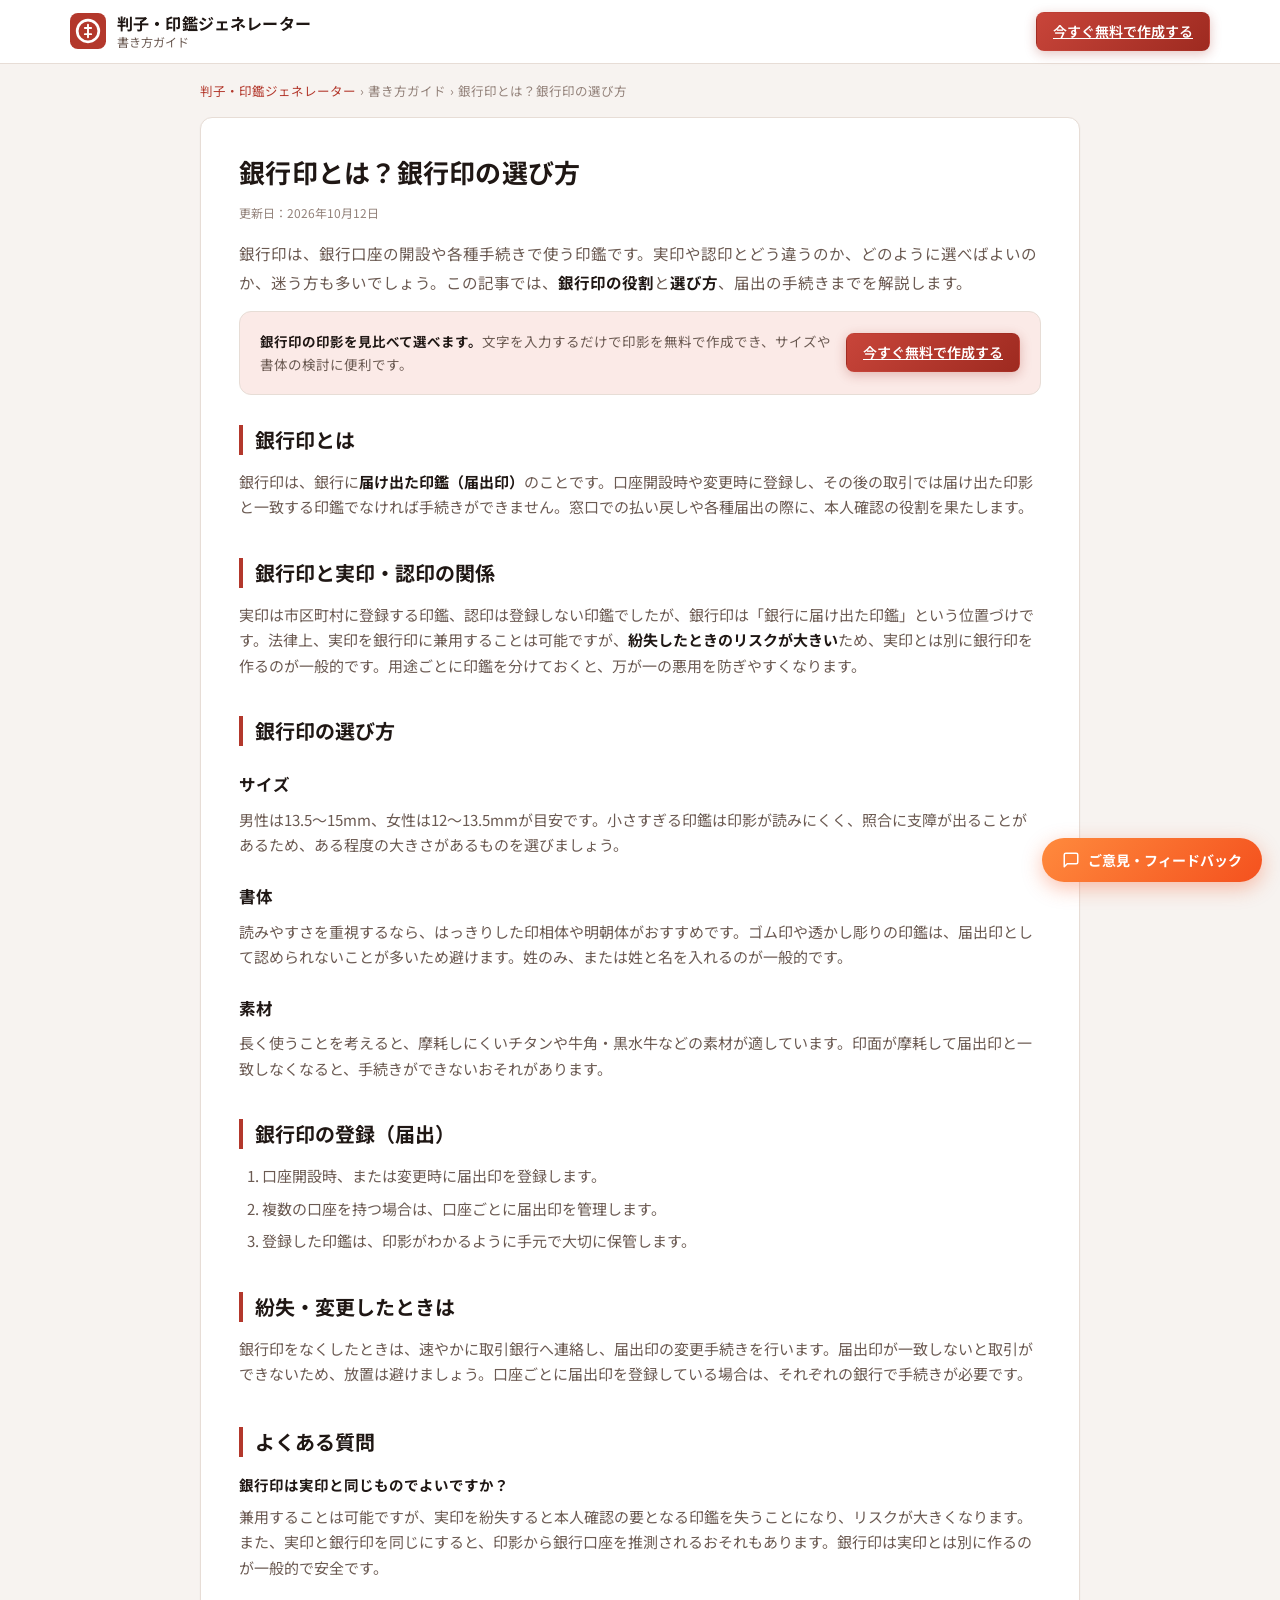
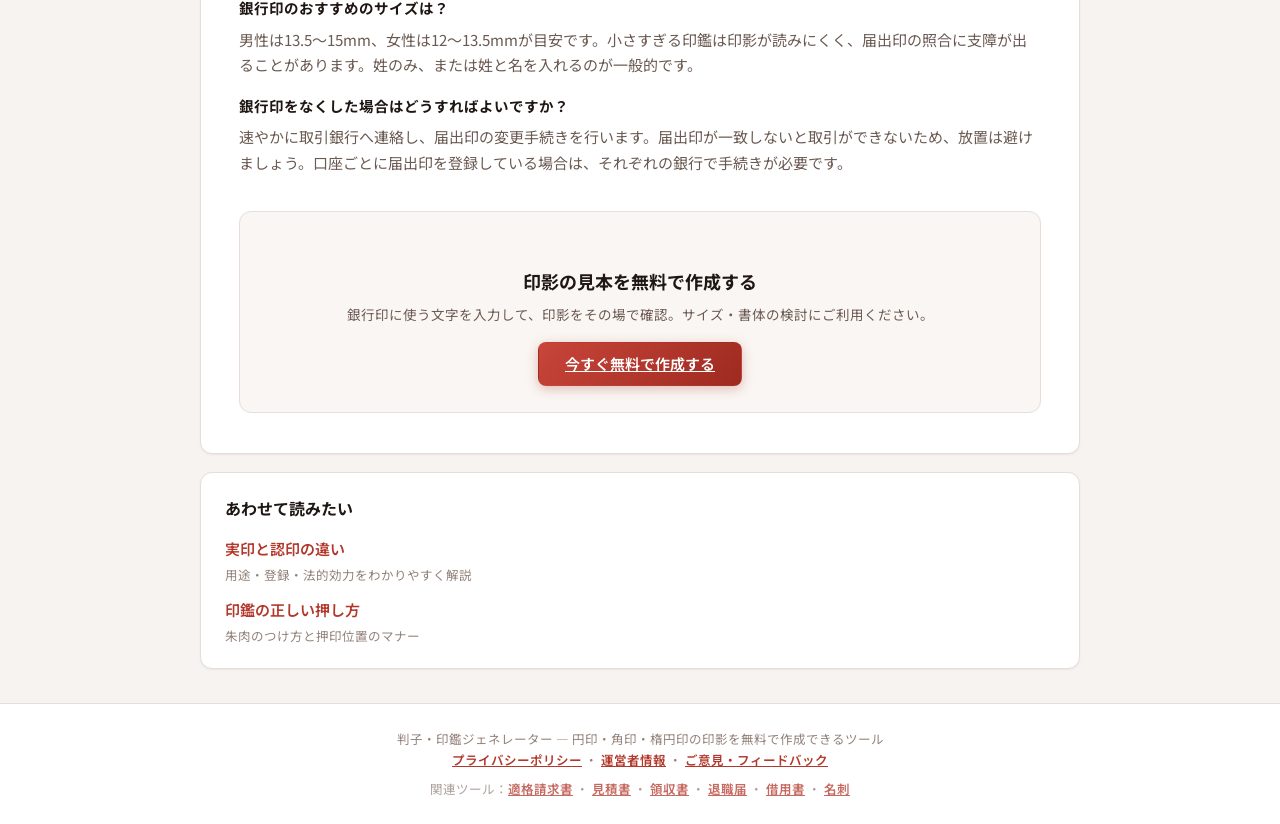
<file: ginkoin.html>
<!DOCTYPE html>
<html lang="ja">
<head>
<meta charset="UTF-8">
<meta name="viewport" content="width=device-width, initial-scale=1">
<title>銀行印とは？銀行印の選び方と届出（登録）のポイント</title>
<meta name="description" content="銀行印とは何か、実印や認印との関係、サイズ・書体・素材の選び方、銀行への届出印の登録方法、紛失時の対処まで解説します。印影の見本は無料ジェネレーターで作成でき、押印位置の確認にも使えます。">
<meta name="keywords" content="銀行印 とは,銀行印 選び方,銀行印 サイズ,届出印 登録,銀行印 紛失">
<meta name="robots" content="index, follow">
<meta name="theme-color" content="#b3382c">
<link rel="canonical" href="https://www.reveriel.com/hanko-generator/ginkoin.html">
<meta property="og:type" content="article">
<meta property="og:title" content="銀行印とは？銀行印の選び方と届出（登録）のポイント">
<meta property="og:description" content="銀行印の役割、実印・認印との関係、サイズや書体の選び方、届出印の登録方法を解説します。">
<meta property="og:locale" content="ja_JP">
<meta property="og:url" content="https://www.reveriel.com/hanko-generator/ginkoin.html">
<meta property="og:image" content="https://www.reveriel.com/hanko-generator/og-image.png">
<meta name="twitter:card" content="summary_large_image">
<meta name="twitter:image" content="https://www.reveriel.com/hanko-generator/og-image.png">
<link rel="icon" href="data:image/svg+xml,%3Csvg xmlns='http://www.w3.org/2000/svg' viewBox='0 0 32 32'%3E%3Crect width='32' height='32' rx='7' fill='%23b3382c'/%3E%3Ccircle cx='16' cy='16' r='9.5' fill='none' stroke='%23fff' stroke-width='2.6'/%3E%3Cpath d='M16 10v12M13 13h6M13 19h6' stroke='%23fff' stroke-width='1.8' stroke-linecap='round'/%3E%3C/svg%3E">
<link rel="preconnect" href="https://fonts.googleapis.com">
<link rel="preconnect" href="https://fonts.gstatic.com" crossorigin>
<link href="https://fonts.googleapis.com/css2?family=Noto+Sans+JP:wght@400;500;700&family=Noto+Sans+SC:wght@400;500;700&family=Noto+Serif+JP:wght@500;700&display=swap" rel="stylesheet">
<link rel="stylesheet" href="style.css">
<link rel="stylesheet" href="guide.css">
<!-- Cloudflare Web Analytics --><script type='module' src='https://static.cloudflareinsights.com/beacon.min.js' data-cf-beacon='{"token": "6fc01bf3ac5e457ba1bd16b91e5b653e"}'></script><!-- End Cloudflare Web Analytics -->
<script type="application/ld+json">
{
  "@context": "https://schema.org",
  "@graph": [
    {
      "@type": "Article",
      "headline": "銀行印とは？銀行印の選び方と届出（登録）のポイント",
      "description": "銀行印の役割、実印・認印との関係、サイズや書体の選び方、届出印の登録方法を解説します。",
      "inLanguage": "ja",
      "datePublished": "2026-10-12",
      "dateModified": "2026-10-12",
      "author": { "@type": "Organization", "name": "Reveriel" },
      "publisher": { "@type": "Organization", "name": "Reveriel" },
      "mainEntityOfPage": { "@type": "WebPage", "@id": "https://www.reveriel.com/hanko-generator/ginkoin.html" },
      "image": "https://www.reveriel.com/hanko-generator/og-image.png"
    },
    {
      "@type": "FAQPage",
      "mainEntity": [
        {
          "@type": "Question",
          "name": "銀行印は実印と同じものでよいですか？",
          "acceptedAnswer": {
            "@type": "Answer",
            "text": "兼用することは可能ですが、実印を紛失すると本人確認の要となる印鑑を失うことになり、リスクが大きくなります。また、実印と銀行印を同じにすると、印影から銀行口座を推測されるおそれもあります。銀行印は実印とは別に作るのが一般的で安全です。"
          }
        },
        {
          "@type": "Question",
          "name": "銀行印のおすすめのサイズは？",
          "acceptedAnswer": {
            "@type": "Answer",
            "text": "男性は13.5〜15mm、女性は12〜13.5mmが目安です。小さすぎる印鑑は印影が読みにくく、届出印の照合に支障が出ることがあります。姓のみ、または姓と名を入れるのが一般的です。"
          }
        },
        {
          "@type": "Question",
          "name": "銀行印をなくした場合はどうすればよいですか？",
          "acceptedAnswer": {
            "@type": "Answer",
            "text": "速やかに取引銀行へ連絡し、届出印の変更手続きを行います。届出印が一致しないと取引ができないため、放置は避けましょう。口座ごとに届出印を登録している場合は、それぞれの銀行で手続きが必要です。"
          }
        }
      ]
    }
  ]
}
</script>
</head>
<body>

<header class="site-header no-print">
  <div class="wrap header-inner">
    <a class="brand" href="https://www.reveriel.com/hanko-generator/" style="text-decoration:none;color:inherit;">
      <svg class="brand-mark" viewBox="0 0 32 32" aria-hidden="true">
        <rect width="32" height="32" rx="7" fill="currentColor"/>
        <circle cx="16" cy="16" r="9.6" fill="none" stroke="#fff" stroke-width="2.4"/>
        <path d="M16 10.4v11.2M13.2 13.4h5.6M13.2 18.8h5.6" stroke="#fff" stroke-width="1.7" stroke-linecap="round"/>
      </svg>
      <div class="brand-text">
        <strong>判子・印鑑ジェネレーター</strong>
        <span>書き方ガイド</span>
      </div>
    </a>
    <div class="header-actions">
      <a class="btn btn-primary" href="https://www.reveriel.com/hanko-generator/">今すぐ無料で作成する</a>
    </div>
  </div>
</header>

<main class="wrap">
  <div class="guide-col">

    <nav class="breadcrumb no-print" aria-label="パンくず">
      <ol>
        <li><a href="https://www.reveriel.com/hanko-generator/">判子・印鑑ジェネレーター</a></li>
        <li>書き方ガイド</li>
        <li aria-current="page">銀行印とは？銀行印の選び方</li>
      </ol>
    </nav>

    <article class="guide">
      <h1>銀行印とは？銀行印の選び方</h1>
      <p class="guide-meta">更新日：2026年10月12日</p>
      <p class="guide-lead">
        銀行印は、銀行口座の開設や各種手続きで使う印鑑です。実印や認印とどう違うのか、どのように選べばよいのか、迷う方も多いでしょう。この記事では、<strong>銀行印の役割</strong>と<strong>選び方</strong>、届出の手続きまでを解説します。
      </p>

      <div class="guide-cta-box">
        <p><strong>銀行印の印影を見比べて選べます。</strong>文字を入力するだけで印影を無料で作成でき、サイズや書体の検討に便利です。</p>
        <a class="btn btn-primary" href="https://www.reveriel.com/hanko-generator/">今すぐ無料で作成する</a>
      </div>

      <h2>銀行印とは</h2>
      <p>
        銀行印は、銀行に<strong>届け出た印鑑（届出印）</strong>のことです。口座開設時や変更時に登録し、その後の取引では届け出た印影と一致する印鑑でなければ手続きができません。窓口での払い戻しや各種届出の際に、本人確認の役割を果たします。
      </p>

      <h2>銀行印と実印・認印の関係</h2>
      <p>
        実印は市区町村に登録する印鑑、認印は登録しない印鑑でしたが、銀行印は「銀行に届け出た印鑑」という位置づけです。法律上、実印を銀行印に兼用することは可能ですが、<strong>紛失したときのリスクが大きい</strong>ため、実印とは別に銀行印を作るのが一般的です。用途ごとに印鑑を分けておくと、万が一の悪用を防ぎやすくなります。
      </p>

      <h2>銀行印の選び方</h2>
      <h3>サイズ</h3>
      <p>
        男性は13.5〜15mm、女性は12〜13.5mmが目安です。小さすぎる印鑑は印影が読みにくく、照合に支障が出ることがあるため、ある程度の大きさがあるものを選びましょう。
      </p>
      <h3>書体</h3>
      <p>
        読みやすさを重視するなら、はっきりした印相体や明朝体がおすすめです。ゴム印や透かし彫りの印鑑は、届出印として認められないことが多いため避けます。姓のみ、または姓と名を入れるのが一般的です。
      </p>
      <h3>素材</h3>
      <p>
        長く使うことを考えると、摩耗しにくいチタンや牛角・黒水牛などの素材が適しています。印面が摩耗して届出印と一致しなくなると、手続きができないおそれがあります。
      </p>

      <h2>銀行印の登録（届出）</h2>
      <ol>
        <li>口座開設時、または変更時に届出印を登録します。</li>
        <li>複数の口座を持つ場合は、口座ごとに届出印を管理します。</li>
        <li>登録した印鑑は、印影がわかるように手元で大切に保管します。</li>
      </ol>

      <h2>紛失・変更したときは</h2>
      <p>
        銀行印をなくしたときは、速やかに取引銀行へ連絡し、届出印の変更手続きを行います。届出印が一致しないと取引ができないため、放置は避けましょう。口座ごとに届出印を登録している場合は、それぞれの銀行で手続きが必要です。
      </p>

      <section class="guide-faq" aria-labelledby="faqTitle">
        <h2 id="faqTitle">よくある質問</h2>
        <dl>
          <dt>銀行印は実印と同じものでよいですか？</dt>
          <dd>兼用することは可能ですが、実印を紛失すると本人確認の要となる印鑑を失うことになり、リスクが大きくなります。また、実印と銀行印を同じにすると、印影から銀行口座を推測されるおそれもあります。銀行印は実印とは別に作るのが一般的で安全です。</dd>

          <dt>銀行印のおすすめのサイズは？</dt>
          <dd>男性は13.5〜15mm、女性は12〜13.5mmが目安です。小さすぎる印鑑は印影が読みにくく、届出印の照合に支障が出ることがあります。姓のみ、または姓と名を入れるのが一般的です。</dd>

          <dt>銀行印をなくした場合はどうすればよいですか？</dt>
          <dd>速やかに取引銀行へ連絡し、届出印の変更手続きを行います。届出印が一致しないと取引ができないため、放置は避けましょう。口座ごとに届出印を登録している場合は、それぞれの銀行で手続きが必要です。</dd>
        </dl>
      </section>

      <div class="guide-cta-foot">
        <h2>印影の見本を無料で作成する</h2>
        <p>銀行印に使う文字を入力して、印影をその場で確認。サイズ・書体の検討にご利用ください。</p>
        <a class="btn btn-primary" href="https://www.reveriel.com/hanko-generator/">今すぐ無料で作成する</a>
      </div>
    </article>

    <section class="guide-related no-print" aria-labelledby="relTitle">
      <h2 id="relTitle">あわせて読みたい</h2>
      <ul>
        <li><a href="jitsuin-vs-mitomein.html">実印と認印の違い<span class="rel-desc">用途・登録・法的効力をわかりやすく解説</span></a></li>
        <li><a href="osikata.html">印鑑の正しい押し方<span class="rel-desc">朱肉のつけ方と押印位置のマナー</span></a></li>
      </ul>
    </section>

  </div>
</main>

<footer class="site-footer no-print">
  <div class="wrap">
    <p>判子・印鑑ジェネレーター — 円印・角印・楕円印の印影を無料で作成できるツール</p>
    <p>
      <a href="https://www.reveriel.com/hanko-generator/privacy.html">プライバシーポリシー</a> ・
      <a href="https://www.reveriel.com/hanko-generator/company.html">運営者情報</a> ・
      <a href="https://docs.google.com/forms/d/e/1FAIpQLSfHGUfgAlViT3TFiVtJi_EpJ4ioUpd9oGyaJ7rehEV-gBH_PA/viewform?usp=pp_url&amp;entry.1745177199=%E5%8D%B0%E7%AB%A0%E7%94%9F%E6%88%90%E5%99%A8" target="_blank" rel="noopener">ご意見・フィードバック</a>
    </p>
    <p style="margin-top:8px;font-size:12.5px;opacity:.75;">関連ツール：<a href="https://www.reveriel.com/japan-invoice-pdf/">適格請求書</a> ・ <a href="https://www.reveriel.com/mitsumori-pdf/">見積書</a> ・ <a href="https://www.reveriel.com/ryoshusho-pdf/">領収書</a> ・ <a href="https://www.reveriel.com/taishoku-form/">退職届</a> ・ <a href="https://www.reveriel.com/shakuyo-contract/">借用書</a> ・ <a href="https://www.reveriel.com/meishi-generator/">名刺</a></p>
  </div>
</footer>

<!-- フィードバックFAB（右下固定） -->
<a href="https://docs.google.com/forms/d/e/1FAIpQLSfHGUfgAlViT3TFiVtJi_EpJ4ioUpd9oGyaJ7rehEV-gBH_PA/viewform?usp=pp_url&amp;entry.1745177199=%E5%8D%B0%E7%AB%A0%E7%94%9F%E6%88%90%E5%99%A8" target="_blank" rel="noopener" class="feedback-fab" aria-label="ご意見・フィードバックを送る">
  <svg viewBox="0 0 24 24" fill="none" stroke="currentColor" stroke-width="2" stroke-linecap="round" stroke-linejoin="round" aria-hidden="true"><path d="M21 15a2 2 0 0 1-2 2H7l-4 4V5a2 2 0 0 1 2-2h14a2 2 0 0 1 2 2z"/></svg>
  <span>ご意見・フィードバック</span>
</a>
</body>
</html>
</file>
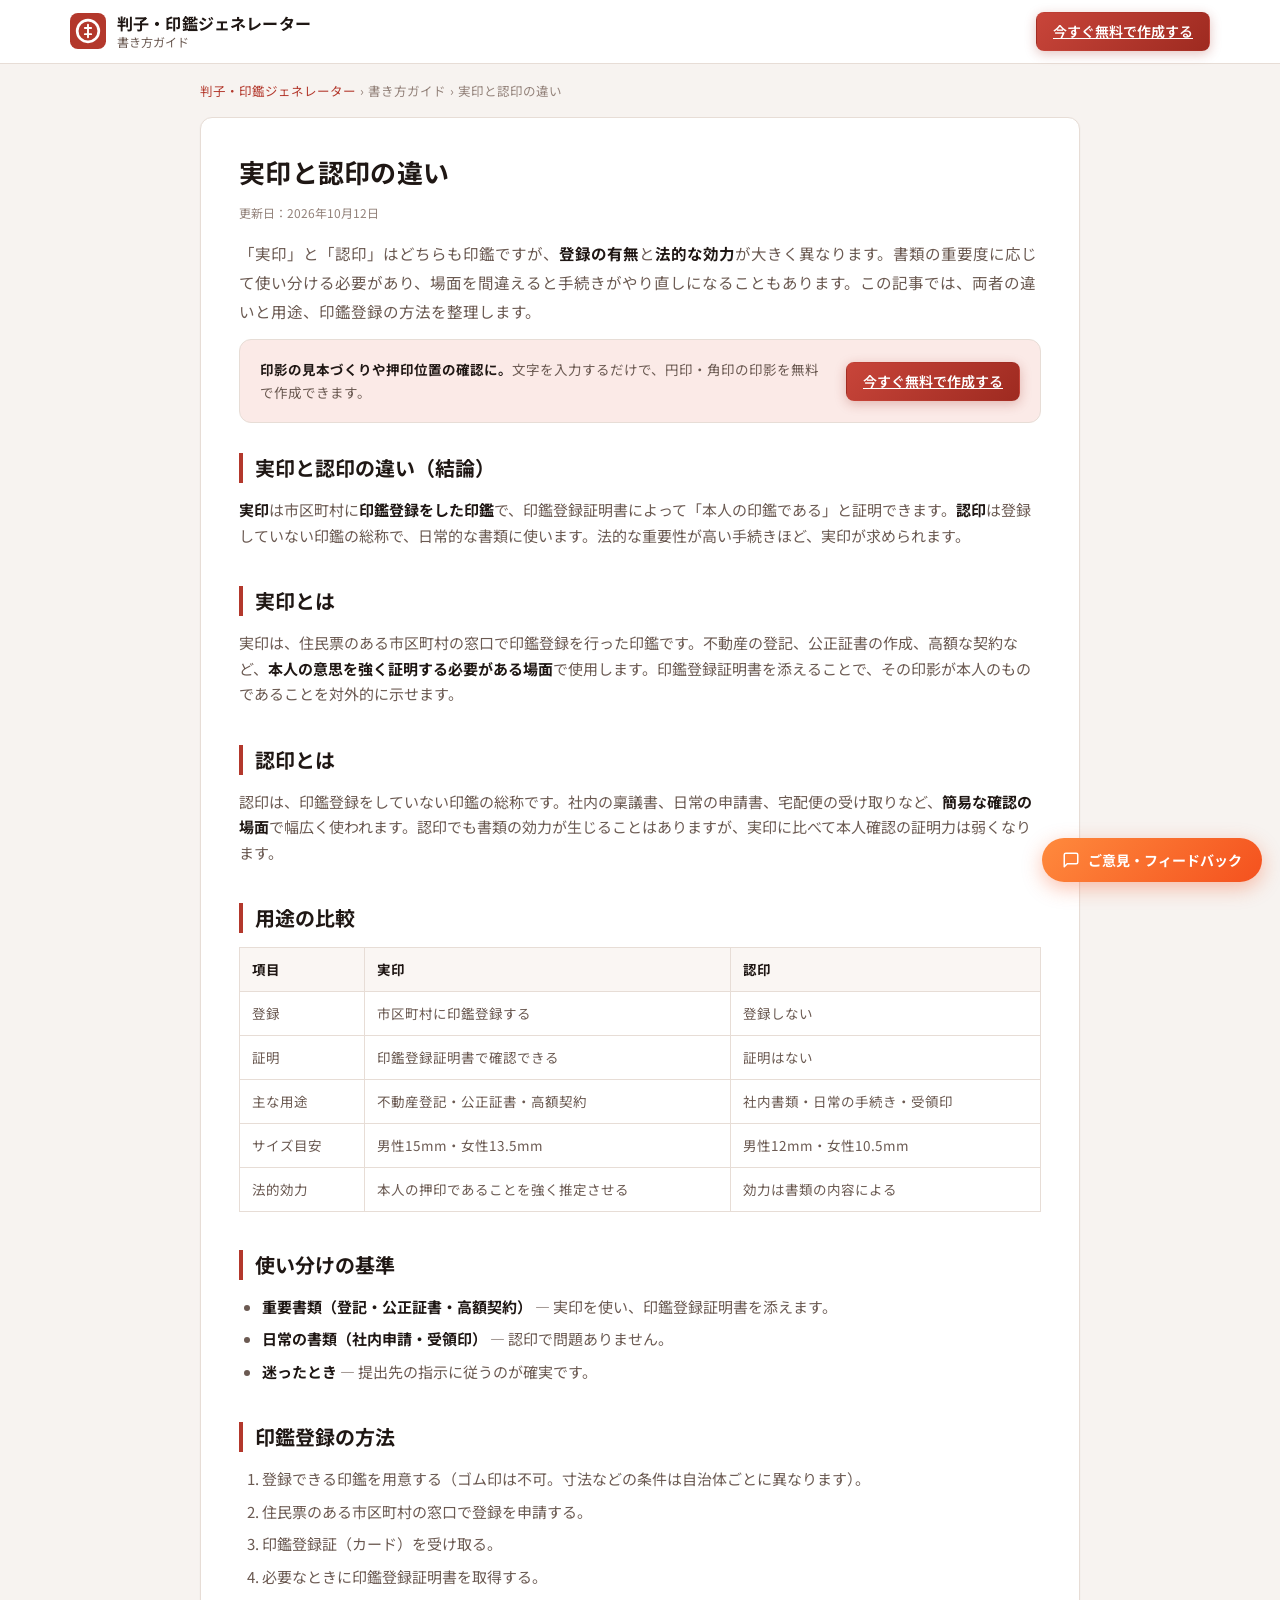
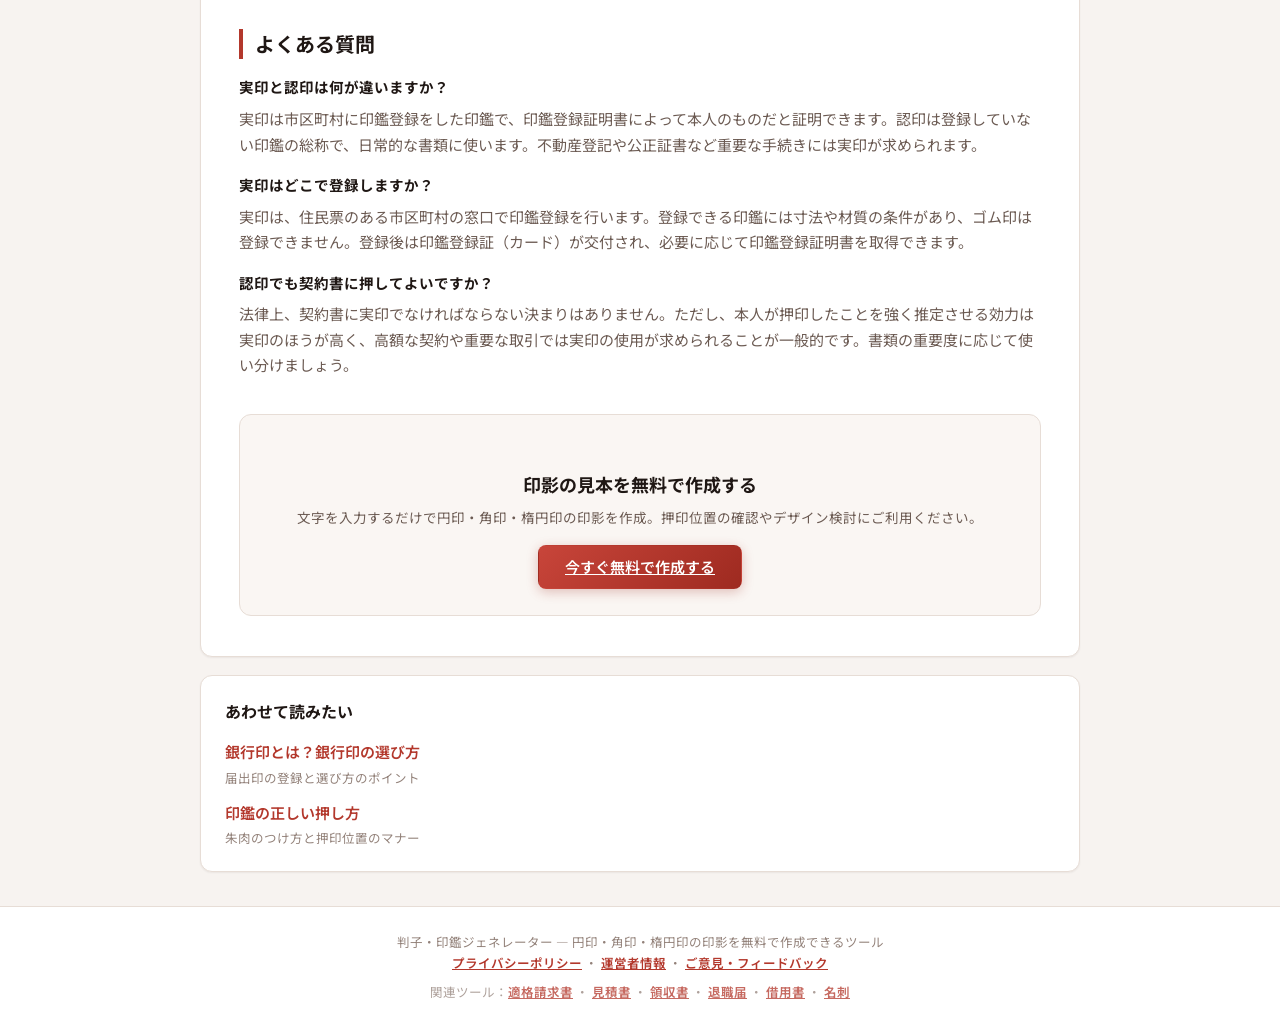
<file: jitsuin-vs-mitomein.html>
<!DOCTYPE html>
<html lang="ja">
<head>
<meta charset="UTF-8">
<meta name="viewport" content="width=device-width, initial-scale=1">
<title>実印と認印の違いとは？用途・登録・法的効力をわかりやすく解説</title>
<meta name="description" content="実印と認印の違いを解説。実印の登録方法と法的効力、認印の用途、押印が必要な書類の見分け方までまとめました。印影の見本は無料ジェネレーターで作成でき、押印位置の確認にも使えます。">
<meta name="keywords" content="実印 認印 違い,実印とは,認印とは,印鑑登録 方法,実印 登録">
<meta name="robots" content="index, follow">
<meta name="theme-color" content="#b3382c">
<link rel="canonical" href="https://www.reveriel.com/hanko-generator/jitsuin-vs-mitomein.html">
<meta property="og:type" content="article">
<meta property="og:title" content="実印と認印の違いとは？用途・登録・法的効力をわかりやすく解説">
<meta property="og:description" content="実印と認印の用途・登録・法的効力の違いと、印鑑登録の方法を解説します。">
<meta property="og:locale" content="ja_JP">
<meta property="og:url" content="https://www.reveriel.com/hanko-generator/jitsuin-vs-mitomein.html">
<meta property="og:image" content="https://www.reveriel.com/hanko-generator/og-image.png">
<meta name="twitter:card" content="summary_large_image">
<meta name="twitter:image" content="https://www.reveriel.com/hanko-generator/og-image.png">
<link rel="icon" href="data:image/svg+xml,%3Csvg xmlns='http://www.w3.org/2000/svg' viewBox='0 0 32 32'%3E%3Crect width='32' height='32' rx='7' fill='%23b3382c'/%3E%3Ccircle cx='16' cy='16' r='9.5' fill='none' stroke='%23fff' stroke-width='2.6'/%3E%3Cpath d='M16 10v12M13 13h6M13 19h6' stroke='%23fff' stroke-width='1.8' stroke-linecap='round'/%3E%3C/svg%3E">
<link rel="preconnect" href="https://fonts.googleapis.com">
<link rel="preconnect" href="https://fonts.gstatic.com" crossorigin>
<link href="https://fonts.googleapis.com/css2?family=Noto+Sans+JP:wght@400;500;700&family=Noto+Sans+SC:wght@400;500;700&family=Noto+Serif+JP:wght@500;700&display=swap" rel="stylesheet">
<link rel="stylesheet" href="style.css">
<link rel="stylesheet" href="guide.css">
<!-- Cloudflare Web Analytics --><script type='module' src='https://static.cloudflareinsights.com/beacon.min.js' data-cf-beacon='{"token": "6fc01bf3ac5e457ba1bd16b91e5b653e"}'></script><!-- End Cloudflare Web Analytics -->
<script type="application/ld+json">
{
  "@context": "https://schema.org",
  "@graph": [
    {
      "@type": "Article",
      "headline": "実印と認印の違いとは？用途・登録・法的効力をわかりやすく解説",
      "description": "実印と認印の用途・登録・法的効力の違いと、印鑑登録の方法を解説します。",
      "inLanguage": "ja",
      "datePublished": "2026-10-12",
      "dateModified": "2026-10-12",
      "author": { "@type": "Organization", "name": "Reveriel" },
      "publisher": { "@type": "Organization", "name": "Reveriel" },
      "mainEntityOfPage": { "@type": "WebPage", "@id": "https://www.reveriel.com/hanko-generator/jitsuin-vs-mitomein.html" },
      "image": "https://www.reveriel.com/hanko-generator/og-image.png"
    },
    {
      "@type": "FAQPage",
      "mainEntity": [
        {
          "@type": "Question",
          "name": "実印と認印は何が違いますか？",
          "acceptedAnswer": {
            "@type": "Answer",
            "text": "実印は市区町村に印鑑登録をした印鑑で、印鑑登録証明書によって本人のものだと証明できます。認印は登録していない印鑑の総称で、日常的な書類に使います。不動産登記や公正証書など重要な手続きには実印が求められます。"
          }
        },
        {
          "@type": "Question",
          "name": "実印はどこで登録しますか？",
          "acceptedAnswer": {
            "@type": "Answer",
            "text": "実印は、住民票のある市区町村の窓口で印鑑登録を行います。登録できる印鑑には寸法や材質の条件があり、ゴム印は登録できません。登録後は印鑑登録証（カード）が交付され、必要に応じて印鑑登録証明書を取得できます。"
          }
        },
        {
          "@type": "Question",
          "name": "認印でも契約書に押してよいですか？",
          "acceptedAnswer": {
            "@type": "Answer",
            "text": "法律上、契約書に実印でなければならない決まりはありません。ただし、本人が押印したことを強く推定させる効力は実印のほうが高く、高額な契約や重要な取引では実印の使用が求められることが一般的です。書類の重要度に応じて使い分けましょう。"
          }
        }
      ]
    }
  ]
}
</script>
</head>
<body>

<header class="site-header no-print">
  <div class="wrap header-inner">
    <a class="brand" href="https://www.reveriel.com/hanko-generator/" style="text-decoration:none;color:inherit;">
      <svg class="brand-mark" viewBox="0 0 32 32" aria-hidden="true">
        <rect width="32" height="32" rx="7" fill="currentColor"/>
        <circle cx="16" cy="16" r="9.6" fill="none" stroke="#fff" stroke-width="2.4"/>
        <path d="M16 10.4v11.2M13.2 13.4h5.6M13.2 18.8h5.6" stroke="#fff" stroke-width="1.7" stroke-linecap="round"/>
      </svg>
      <div class="brand-text">
        <strong>判子・印鑑ジェネレーター</strong>
        <span>書き方ガイド</span>
      </div>
    </a>
    <div class="header-actions">
      <a class="btn btn-primary" href="https://www.reveriel.com/hanko-generator/">今すぐ無料で作成する</a>
    </div>
  </div>
</header>

<main class="wrap">
  <div class="guide-col">

    <nav class="breadcrumb no-print" aria-label="パンくず">
      <ol>
        <li><a href="https://www.reveriel.com/hanko-generator/">判子・印鑑ジェネレーター</a></li>
        <li>書き方ガイド</li>
        <li aria-current="page">実印と認印の違い</li>
      </ol>
    </nav>

    <article class="guide">
      <h1>実印と認印の違い</h1>
      <p class="guide-meta">更新日：2026年10月12日</p>
      <p class="guide-lead">
        「実印」と「認印」はどちらも印鑑ですが、<strong>登録の有無</strong>と<strong>法的な効力</strong>が大きく異なります。書類の重要度に応じて使い分ける必要があり、場面を間違えると手続きがやり直しになることもあります。この記事では、両者の違いと用途、印鑑登録の方法を整理します。
      </p>

      <div class="guide-cta-box">
        <p><strong>印影の見本づくりや押印位置の確認に。</strong>文字を入力するだけで、円印・角印の印影を無料で作成できます。</p>
        <a class="btn btn-primary" href="https://www.reveriel.com/hanko-generator/">今すぐ無料で作成する</a>
      </div>

      <h2>実印と認印の違い（結論）</h2>
      <p>
        <strong>実印</strong>は市区町村に<strong>印鑑登録をした印鑑</strong>で、印鑑登録証明書によって「本人の印鑑である」と証明できます。<strong>認印</strong>は登録していない印鑑の総称で、日常的な書類に使います。法的な重要性が高い手続きほど、実印が求められます。
      </p>

      <h2>実印とは</h2>
      <p>
        実印は、住民票のある市区町村の窓口で印鑑登録を行った印鑑です。不動産の登記、公正証書の作成、高額な契約など、<strong>本人の意思を強く証明する必要がある場面</strong>で使用します。印鑑登録証明書を添えることで、その印影が本人のものであることを対外的に示せます。
      </p>

      <h2>認印とは</h2>
      <p>
        認印は、印鑑登録をしていない印鑑の総称です。社内の稟議書、日常の申請書、宅配便の受け取りなど、<strong>簡易な確認の場面</strong>で幅広く使われます。認印でも書類の効力が生じることはありますが、実印に比べて本人確認の証明力は弱くなります。
      </p>

      <h2>用途の比較</h2>
      <table class="guide-table">
        <thead>
          <tr><th>項目</th><th>実印</th><th>認印</th></tr>
        </thead>
        <tbody>
          <tr><td>登録</td><td>市区町村に印鑑登録する</td><td>登録しない</td></tr>
          <tr><td>証明</td><td>印鑑登録証明書で確認できる</td><td>証明はない</td></tr>
          <tr><td>主な用途</td><td>不動産登記・公正証書・高額契約</td><td>社内書類・日常の手続き・受領印</td></tr>
          <tr><td>サイズ目安</td><td>男性15mm・女性13.5mm</td><td>男性12mm・女性10.5mm</td></tr>
          <tr><td>法的効力</td><td>本人の押印であることを強く推定させる</td><td>効力は書類の内容による</td></tr>
        </tbody>
      </table>

      <h2>使い分けの基準</h2>
      <ul>
        <li><strong>重要書類（登記・公正証書・高額契約）</strong> — 実印を使い、印鑑登録証明書を添えます。</li>
        <li><strong>日常の書類（社内申請・受領印）</strong> — 認印で問題ありません。</li>
        <li><strong>迷ったとき</strong> — 提出先の指示に従うのが確実です。</li>
      </ul>

      <h2>印鑑登録の方法</h2>
      <ol>
        <li>登録できる印鑑を用意する（ゴム印は不可。寸法などの条件は自治体ごとに異なります）。</li>
        <li>住民票のある市区町村の窓口で登録を申請する。</li>
        <li>印鑑登録証（カード）を受け取る。</li>
        <li>必要なときに印鑑登録証明書を取得する。</li>
      </ol>

      <section class="guide-faq" aria-labelledby="faqTitle">
        <h2 id="faqTitle">よくある質問</h2>
        <dl>
          <dt>実印と認印は何が違いますか？</dt>
          <dd>実印は市区町村に印鑑登録をした印鑑で、印鑑登録証明書によって本人のものだと証明できます。認印は登録していない印鑑の総称で、日常的な書類に使います。不動産登記や公正証書など重要な手続きには実印が求められます。</dd>

          <dt>実印はどこで登録しますか？</dt>
          <dd>実印は、住民票のある市区町村の窓口で印鑑登録を行います。登録できる印鑑には寸法や材質の条件があり、ゴム印は登録できません。登録後は印鑑登録証（カード）が交付され、必要に応じて印鑑登録証明書を取得できます。</dd>

          <dt>認印でも契約書に押してよいですか？</dt>
          <dd>法律上、契約書に実印でなければならない決まりはありません。ただし、本人が押印したことを強く推定させる効力は実印のほうが高く、高額な契約や重要な取引では実印の使用が求められることが一般的です。書類の重要度に応じて使い分けましょう。</dd>
        </dl>
      </section>

      <div class="guide-cta-foot">
        <h2>印影の見本を無料で作成する</h2>
        <p>文字を入力するだけで円印・角印・楕円印の印影を作成。押印位置の確認やデザイン検討にご利用ください。</p>
        <a class="btn btn-primary" href="https://www.reveriel.com/hanko-generator/">今すぐ無料で作成する</a>
      </div>
    </article>

    <section class="guide-related no-print" aria-labelledby="relTitle">
      <h2 id="relTitle">あわせて読みたい</h2>
      <ul>
        <li><a href="ginkoin.html">銀行印とは？銀行印の選び方<span class="rel-desc">届出印の登録と選び方のポイント</span></a></li>
        <li><a href="osikata.html">印鑑の正しい押し方<span class="rel-desc">朱肉のつけ方と押印位置のマナー</span></a></li>
      </ul>
    </section>

  </div>
</main>

<footer class="site-footer no-print">
  <div class="wrap">
    <p>判子・印鑑ジェネレーター — 円印・角印・楕円印の印影を無料で作成できるツール</p>
    <p>
      <a href="https://www.reveriel.com/hanko-generator/privacy.html">プライバシーポリシー</a> ・
      <a href="https://www.reveriel.com/hanko-generator/company.html">運営者情報</a> ・
      <a href="https://docs.google.com/forms/d/e/1FAIpQLSfHGUfgAlViT3TFiVtJi_EpJ4ioUpd9oGyaJ7rehEV-gBH_PA/viewform?usp=pp_url&amp;entry.1745177199=%E5%8D%B0%E7%AB%A0%E7%94%9F%E6%88%90%E5%99%A8" target="_blank" rel="noopener">ご意見・フィードバック</a>
    </p>
    <p style="margin-top:8px;font-size:12.5px;opacity:.75;">関連ツール：<a href="https://www.reveriel.com/japan-invoice-pdf/">適格請求書</a> ・ <a href="https://www.reveriel.com/mitsumori-pdf/">見積書</a> ・ <a href="https://www.reveriel.com/ryoshusho-pdf/">領収書</a> ・ <a href="https://www.reveriel.com/taishoku-form/">退職届</a> ・ <a href="https://www.reveriel.com/shakuyo-contract/">借用書</a> ・ <a href="https://www.reveriel.com/meishi-generator/">名刺</a></p>
  </div>
</footer>

<!-- フィードバックFAB（右下固定） -->
<a href="https://docs.google.com/forms/d/e/1FAIpQLSfHGUfgAlViT3TFiVtJi_EpJ4ioUpd9oGyaJ7rehEV-gBH_PA/viewform?usp=pp_url&amp;entry.1745177199=%E5%8D%B0%E7%AB%A0%E7%94%9F%E6%88%90%E5%99%A8" target="_blank" rel="noopener" class="feedback-fab" aria-label="ご意見・フィードバックを送る">
  <svg viewBox="0 0 24 24" fill="none" stroke="currentColor" stroke-width="2" stroke-linecap="round" stroke-linejoin="round" aria-hidden="true"><path d="M21 15a2 2 0 0 1-2 2H7l-4 4V5a2 2 0 0 1 2-2h14a2 2 0 0 1 2 2z"/></svg>
  <span>ご意見・フィードバック</span>
</a>
</body>
</html>
</file>
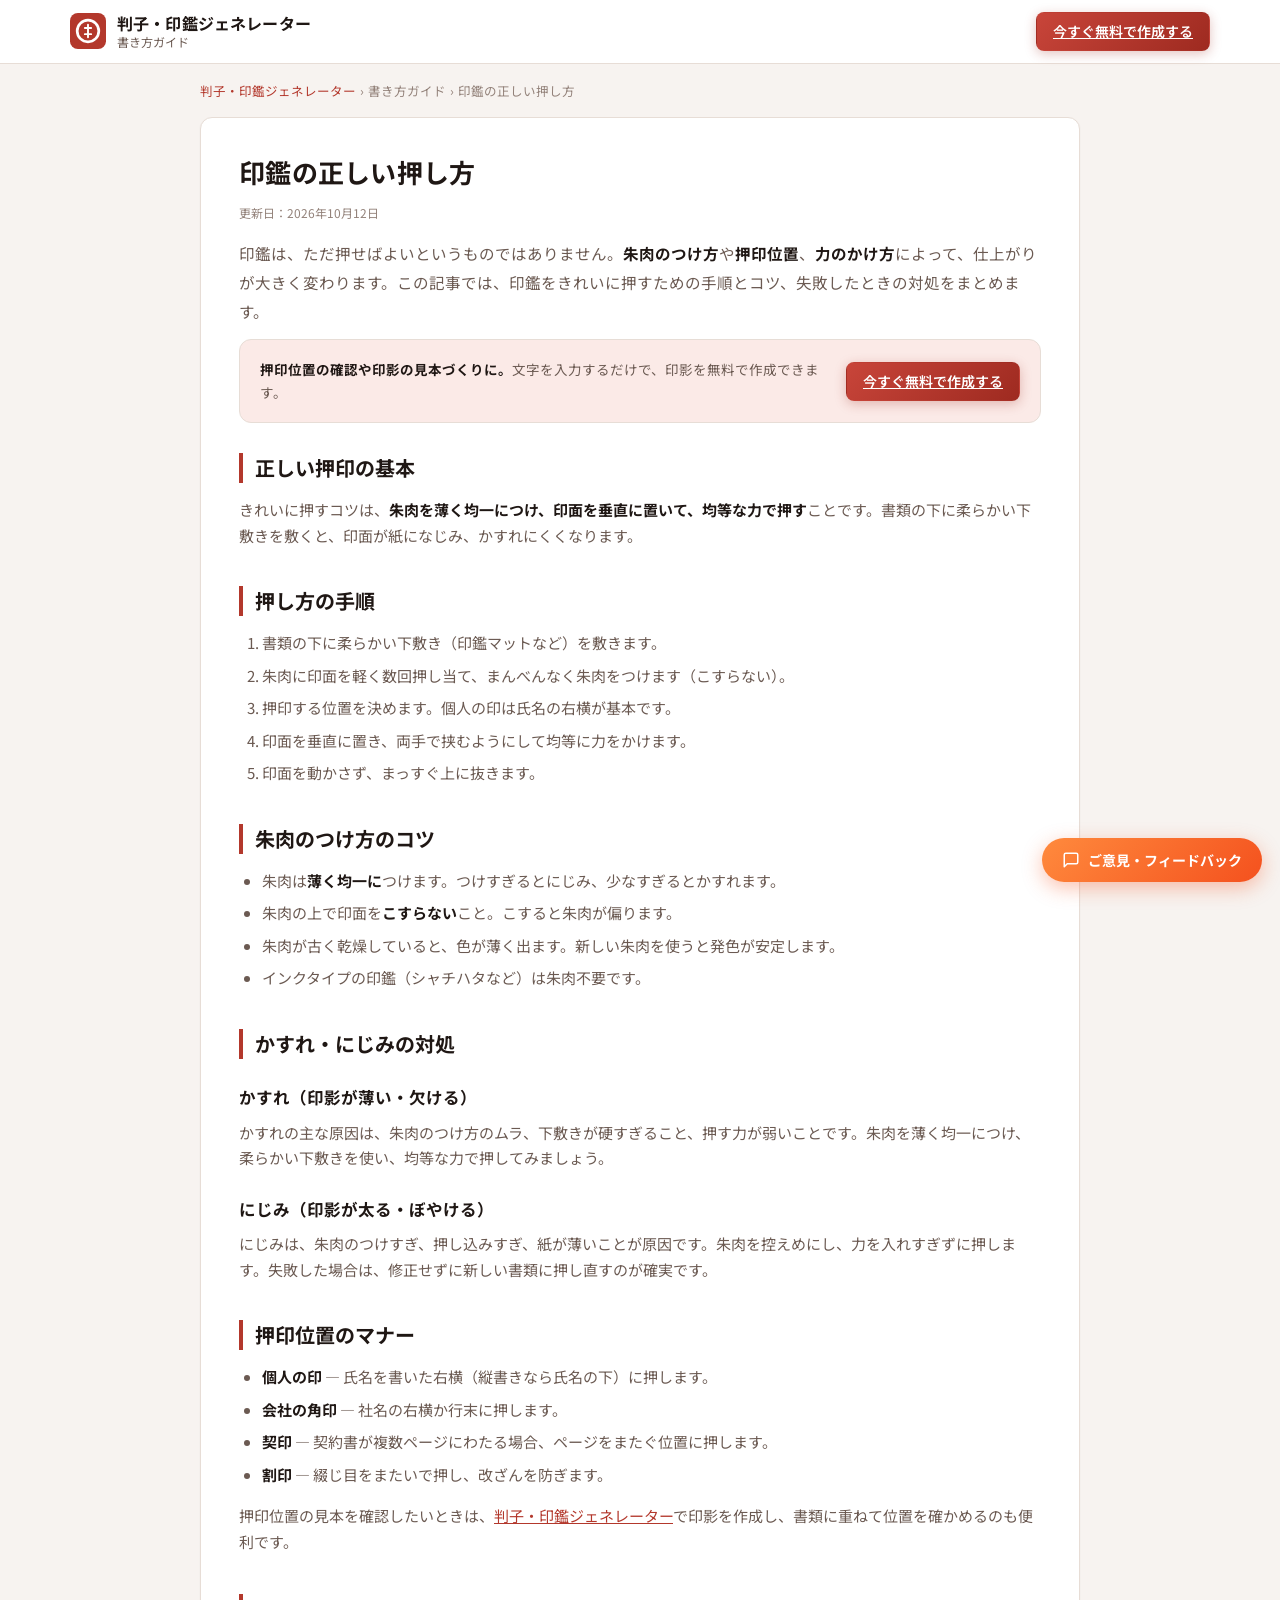
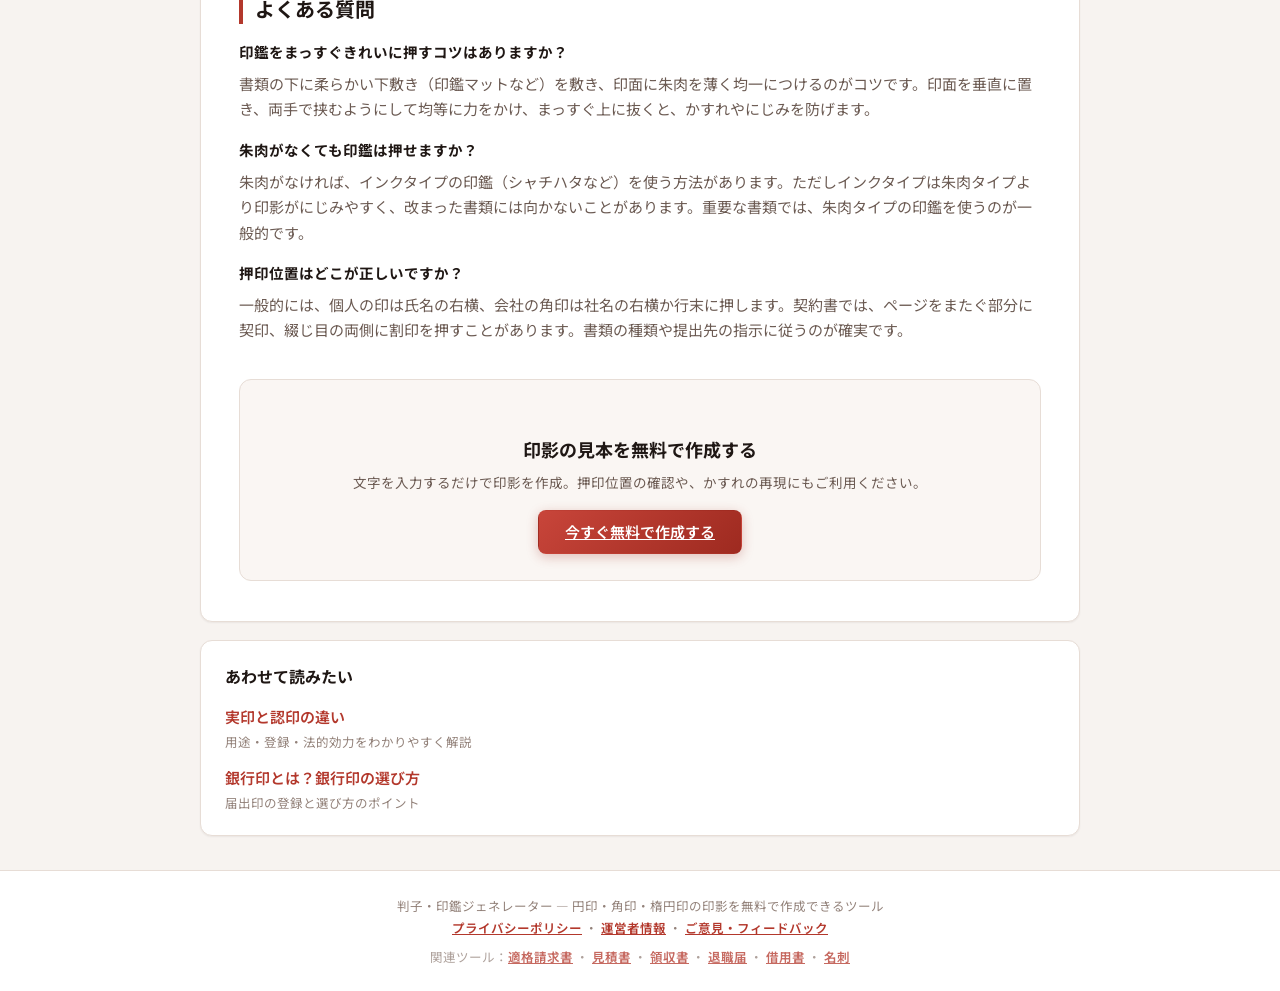
<file: osikata.html>
<!DOCTYPE html>
<html lang="ja">
<head>
<meta charset="UTF-8">
<meta name="viewport" content="width=device-width, initial-scale=1">
<title>印鑑の正しい押し方｜朱肉のつけ方と押印位置のマナー</title>
<meta name="description" content="印鑑の正しい押し方を解説。朱肉のつけ方のコツ、押印位置のマナー、かすれ・にじみの原因と対処、書類別の押し方までまとめました。印影の見本は無料ジェネレーターで作成でき、押印位置の確認にも使えます。">
<meta name="keywords" content="印鑑 押し方,はんこ 押し方,朱肉 つけ方,押印 位置 マナー,印鑑 かすれ">
<meta name="robots" content="index, follow">
<meta name="theme-color" content="#b3382c">
<link rel="canonical" href="https://www.reveriel.com/hanko-generator/osikata.html">
<meta property="og:type" content="article">
<meta property="og:title" content="印鑑の正しい押し方｜朱肉のつけ方と押印位置のマナー">
<meta property="og:description" content="印鑑の正しい押し方、朱肉のつけ方のコツ、押印位置のマナー、かすれの対処を解説します。">
<meta property="og:locale" content="ja_JP">
<meta property="og:url" content="https://www.reveriel.com/hanko-generator/osikata.html">
<meta property="og:image" content="https://www.reveriel.com/hanko-generator/og-image.png">
<meta name="twitter:card" content="summary_large_image">
<meta name="twitter:image" content="https://www.reveriel.com/hanko-generator/og-image.png">
<link rel="icon" href="data:image/svg+xml,%3Csvg xmlns='http://www.w3.org/2000/svg' viewBox='0 0 32 32'%3E%3Crect width='32' height='32' rx='7' fill='%23b3382c'/%3E%3Ccircle cx='16' cy='16' r='9.5' fill='none' stroke='%23fff' stroke-width='2.6'/%3E%3Cpath d='M16 10v12M13 13h6M13 19h6' stroke='%23fff' stroke-width='1.8' stroke-linecap='round'/%3E%3C/svg%3E">
<link rel="preconnect" href="https://fonts.googleapis.com">
<link rel="preconnect" href="https://fonts.gstatic.com" crossorigin>
<link href="https://fonts.googleapis.com/css2?family=Noto+Sans+JP:wght@400;500;700&family=Noto+Sans+SC:wght@400;500;700&family=Noto+Serif+JP:wght@500;700&display=swap" rel="stylesheet">
<link rel="stylesheet" href="style.css">
<link rel="stylesheet" href="guide.css">
<!-- Cloudflare Web Analytics --><script type='module' src='https://static.cloudflareinsights.com/beacon.min.js' data-cf-beacon='{"token": "6fc01bf3ac5e457ba1bd16b91e5b653e"}'></script><!-- End Cloudflare Web Analytics -->
<script type="application/ld+json">
{
  "@context": "https://schema.org",
  "@graph": [
    {
      "@type": "Article",
      "headline": "印鑑の正しい押し方｜朱肉のつけ方と押印位置のマナー",
      "description": "印鑑の正しい押し方、朱肉のつけ方のコツ、押印位置のマナー、かすれ・にじみの対処を解説します。",
      "inLanguage": "ja",
      "datePublished": "2026-10-12",
      "dateModified": "2026-10-12",
      "author": { "@type": "Organization", "name": "Reveriel" },
      "publisher": { "@type": "Organization", "name": "Reveriel" },
      "mainEntityOfPage": { "@type": "WebPage", "@id": "https://www.reveriel.com/hanko-generator/osikata.html" },
      "image": "https://www.reveriel.com/hanko-generator/og-image.png"
    },
    {
      "@type": "FAQPage",
      "mainEntity": [
        {
          "@type": "Question",
          "name": "印鑑をまっすぐきれいに押すコツはありますか？",
          "acceptedAnswer": {
            "@type": "Answer",
            "text": "書類の下に柔らかい下敷き（印鑑マットなど）を敷き、印面に朱肉を薄く均一につけるのがコツです。印面を垂直に置き、両手で挟むようにして均等に力をかけ、まっすぐ上に抜くと、かすれやにじみを防げます。"
          }
        },
        {
          "@type": "Question",
          "name": "朱肉がなくても印鑑は押せますか？",
          "acceptedAnswer": {
            "@type": "Answer",
            "text": "朱肉がなければ、インクタイプの印鑑（シャチハタなど）を使う方法があります。ただしインクタイプは朱肉タイプより印影がにじみやすく、改まった書類には向かないことがあります。重要な書類では、朱肉タイプの印鑑を使うのが一般的です。"
          }
        },
        {
          "@type": "Question",
          "name": "押印位置はどこが正しいですか？",
          "acceptedAnswer": {
            "@type": "Answer",
            "text": "一般的には、個人の印は氏名の右横、会社の角印は社名の右横か行末に押します。契約書では、ページをまたぐ部分に契印、綴じ目の両側に割印を押すことがあります。書類の種類や提出先の指示に従うのが確実です。"
          }
        }
      ]
    }
  ]
}
</script>
</head>
<body>

<header class="site-header no-print">
  <div class="wrap header-inner">
    <a class="brand" href="https://www.reveriel.com/hanko-generator/" style="text-decoration:none;color:inherit;">
      <svg class="brand-mark" viewBox="0 0 32 32" aria-hidden="true">
        <rect width="32" height="32" rx="7" fill="currentColor"/>
        <circle cx="16" cy="16" r="9.6" fill="none" stroke="#fff" stroke-width="2.4"/>
        <path d="M16 10.4v11.2M13.2 13.4h5.6M13.2 18.8h5.6" stroke="#fff" stroke-width="1.7" stroke-linecap="round"/>
      </svg>
      <div class="brand-text">
        <strong>判子・印鑑ジェネレーター</strong>
        <span>書き方ガイド</span>
      </div>
    </a>
    <div class="header-actions">
      <a class="btn btn-primary" href="https://www.reveriel.com/hanko-generator/">今すぐ無料で作成する</a>
    </div>
  </div>
</header>

<main class="wrap">
  <div class="guide-col">

    <nav class="breadcrumb no-print" aria-label="パンくず">
      <ol>
        <li><a href="https://www.reveriel.com/hanko-generator/">判子・印鑑ジェネレーター</a></li>
        <li>書き方ガイド</li>
        <li aria-current="page">印鑑の正しい押し方</li>
      </ol>
    </nav>

    <article class="guide">
      <h1>印鑑の正しい押し方</h1>
      <p class="guide-meta">更新日：2026年10月12日</p>
      <p class="guide-lead">
        印鑑は、ただ押せばよいというものではありません。<strong>朱肉のつけ方</strong>や<strong>押印位置</strong>、<strong>力のかけ方</strong>によって、仕上がりが大きく変わります。この記事では、印鑑をきれいに押すための手順とコツ、失敗したときの対処をまとめます。
      </p>

      <div class="guide-cta-box">
        <p><strong>押印位置の確認や印影の見本づくりに。</strong>文字を入力するだけで、印影を無料で作成できます。</p>
        <a class="btn btn-primary" href="https://www.reveriel.com/hanko-generator/">今すぐ無料で作成する</a>
      </div>

      <h2>正しい押印の基本</h2>
      <p>
        きれいに押すコツは、<strong>朱肉を薄く均一につけ、印面を垂直に置いて、均等な力で押す</strong>ことです。書類の下に柔らかい下敷きを敷くと、印面が紙になじみ、かすれにくくなります。
      </p>

      <h2>押し方の手順</h2>
      <ol>
        <li>書類の下に柔らかい下敷き（印鑑マットなど）を敷きます。</li>
        <li>朱肉に印面を軽く数回押し当て、まんべんなく朱肉をつけます（こすらない）。</li>
        <li>押印する位置を決めます。個人の印は氏名の右横が基本です。</li>
        <li>印面を垂直に置き、両手で挟むようにして均等に力をかけます。</li>
        <li>印面を動かさず、まっすぐ上に抜きます。</li>
      </ol>

      <h2>朱肉のつけ方のコツ</h2>
      <ul>
        <li>朱肉は<strong>薄く均一に</strong>つけます。つけすぎるとにじみ、少なすぎるとかすれます。</li>
        <li>朱肉の上で印面を<strong>こすらない</strong>こと。こすると朱肉が偏ります。</li>
        <li>朱肉が古く乾燥していると、色が薄く出ます。新しい朱肉を使うと発色が安定します。</li>
        <li>インクタイプの印鑑（シャチハタなど）は朱肉不要です。</li>
      </ul>

      <h2>かすれ・にじみの対処</h2>
      <h3>かすれ（印影が薄い・欠ける）</h3>
      <p>
        かすれの主な原因は、朱肉のつけ方のムラ、下敷きが硬すぎること、押す力が弱いことです。朱肉を薄く均一につけ、柔らかい下敷きを使い、均等な力で押してみましょう。
      </p>
      <h3>にじみ（印影が太る・ぼやける）</h3>
      <p>
        にじみは、朱肉のつけすぎ、押し込みすぎ、紙が薄いことが原因です。朱肉を控えめにし、力を入れすぎずに押します。失敗した場合は、修正せずに新しい書類に押し直すのが確実です。
      </p>

      <h2>押印位置のマナー</h2>
      <ul>
        <li><strong>個人の印</strong> — 氏名を書いた右横（縦書きなら氏名の下）に押します。</li>
        <li><strong>会社の角印</strong> — 社名の右横か行末に押します。</li>
        <li><strong>契印</strong> — 契約書が複数ページにわたる場合、ページをまたぐ位置に押します。</li>
        <li><strong>割印</strong> — 綴じ目をまたいで押し、改ざんを防ぎます。</li>
      </ul>
      <p>
        押印位置の見本を確認したいときは、<a href="https://www.reveriel.com/hanko-generator/">判子・印鑑ジェネレーター</a>で印影を作成し、書類に重ねて位置を確かめるのも便利です。
      </p>

      <section class="guide-faq" aria-labelledby="faqTitle">
        <h2 id="faqTitle">よくある質問</h2>
        <dl>
          <dt>印鑑をまっすぐきれいに押すコツはありますか？</dt>
          <dd>書類の下に柔らかい下敷き（印鑑マットなど）を敷き、印面に朱肉を薄く均一につけるのがコツです。印面を垂直に置き、両手で挟むようにして均等に力をかけ、まっすぐ上に抜くと、かすれやにじみを防げます。</dd>

          <dt>朱肉がなくても印鑑は押せますか？</dt>
          <dd>朱肉がなければ、インクタイプの印鑑（シャチハタなど）を使う方法があります。ただしインクタイプは朱肉タイプより印影がにじみやすく、改まった書類には向かないことがあります。重要な書類では、朱肉タイプの印鑑を使うのが一般的です。</dd>

          <dt>押印位置はどこが正しいですか？</dt>
          <dd>一般的には、個人の印は氏名の右横、会社の角印は社名の右横か行末に押します。契約書では、ページをまたぐ部分に契印、綴じ目の両側に割印を押すことがあります。書類の種類や提出先の指示に従うのが確実です。</dd>
        </dl>
      </section>

      <div class="guide-cta-foot">
        <h2>印影の見本を無料で作成する</h2>
        <p>文字を入力するだけで印影を作成。押印位置の確認や、かすれの再現にもご利用ください。</p>
        <a class="btn btn-primary" href="https://www.reveriel.com/hanko-generator/">今すぐ無料で作成する</a>
      </div>
    </article>

    <section class="guide-related no-print" aria-labelledby="relTitle">
      <h2 id="relTitle">あわせて読みたい</h2>
      <ul>
        <li><a href="jitsuin-vs-mitomein.html">実印と認印の違い<span class="rel-desc">用途・登録・法的効力をわかりやすく解説</span></a></li>
        <li><a href="ginkoin.html">銀行印とは？銀行印の選び方<span class="rel-desc">届出印の登録と選び方のポイント</span></a></li>
      </ul>
    </section>

  </div>
</main>

<footer class="site-footer no-print">
  <div class="wrap">
    <p>判子・印鑑ジェネレーター — 円印・角印・楕円印の印影を無料で作成できるツール</p>
    <p>
      <a href="https://www.reveriel.com/hanko-generator/privacy.html">プライバシーポリシー</a> ・
      <a href="https://www.reveriel.com/hanko-generator/company.html">運営者情報</a> ・
      <a href="https://docs.google.com/forms/d/e/1FAIpQLSfHGUfgAlViT3TFiVtJi_EpJ4ioUpd9oGyaJ7rehEV-gBH_PA/viewform?usp=pp_url&amp;entry.1745177199=%E5%8D%B0%E7%AB%A0%E7%94%9F%E6%88%90%E5%99%A8" target="_blank" rel="noopener">ご意見・フィードバック</a>
    </p>
    <p style="margin-top:8px;font-size:12.5px;opacity:.75;">関連ツール：<a href="https://www.reveriel.com/japan-invoice-pdf/">適格請求書</a> ・ <a href="https://www.reveriel.com/mitsumori-pdf/">見積書</a> ・ <a href="https://www.reveriel.com/ryoshusho-pdf/">領収書</a> ・ <a href="https://www.reveriel.com/taishoku-form/">退職届</a> ・ <a href="https://www.reveriel.com/shakuyo-contract/">借用書</a> ・ <a href="https://www.reveriel.com/meishi-generator/">名刺</a></p>
  </div>
</footer>

<!-- フィードバックFAB（右下固定） -->
<a href="https://docs.google.com/forms/d/e/1FAIpQLSfHGUfgAlViT3TFiVtJi_EpJ4ioUpd9oGyaJ7rehEV-gBH_PA/viewform?usp=pp_url&amp;entry.1745177199=%E5%8D%B0%E7%AB%A0%E7%94%9F%E6%88%90%E5%99%A8" target="_blank" rel="noopener" class="feedback-fab" aria-label="ご意見・フィードバックを送る">
  <svg viewBox="0 0 24 24" fill="none" stroke="currentColor" stroke-width="2" stroke-linecap="round" stroke-linejoin="round" aria-hidden="true"><path d="M21 15a2 2 0 0 1-2 2H7l-4 4V5a2 2 0 0 1 2-2h14a2 2 0 0 1 2 2z"/></svg>
  <span>ご意見・フィードバック</span>
</a>
</body>
</html>
</file>
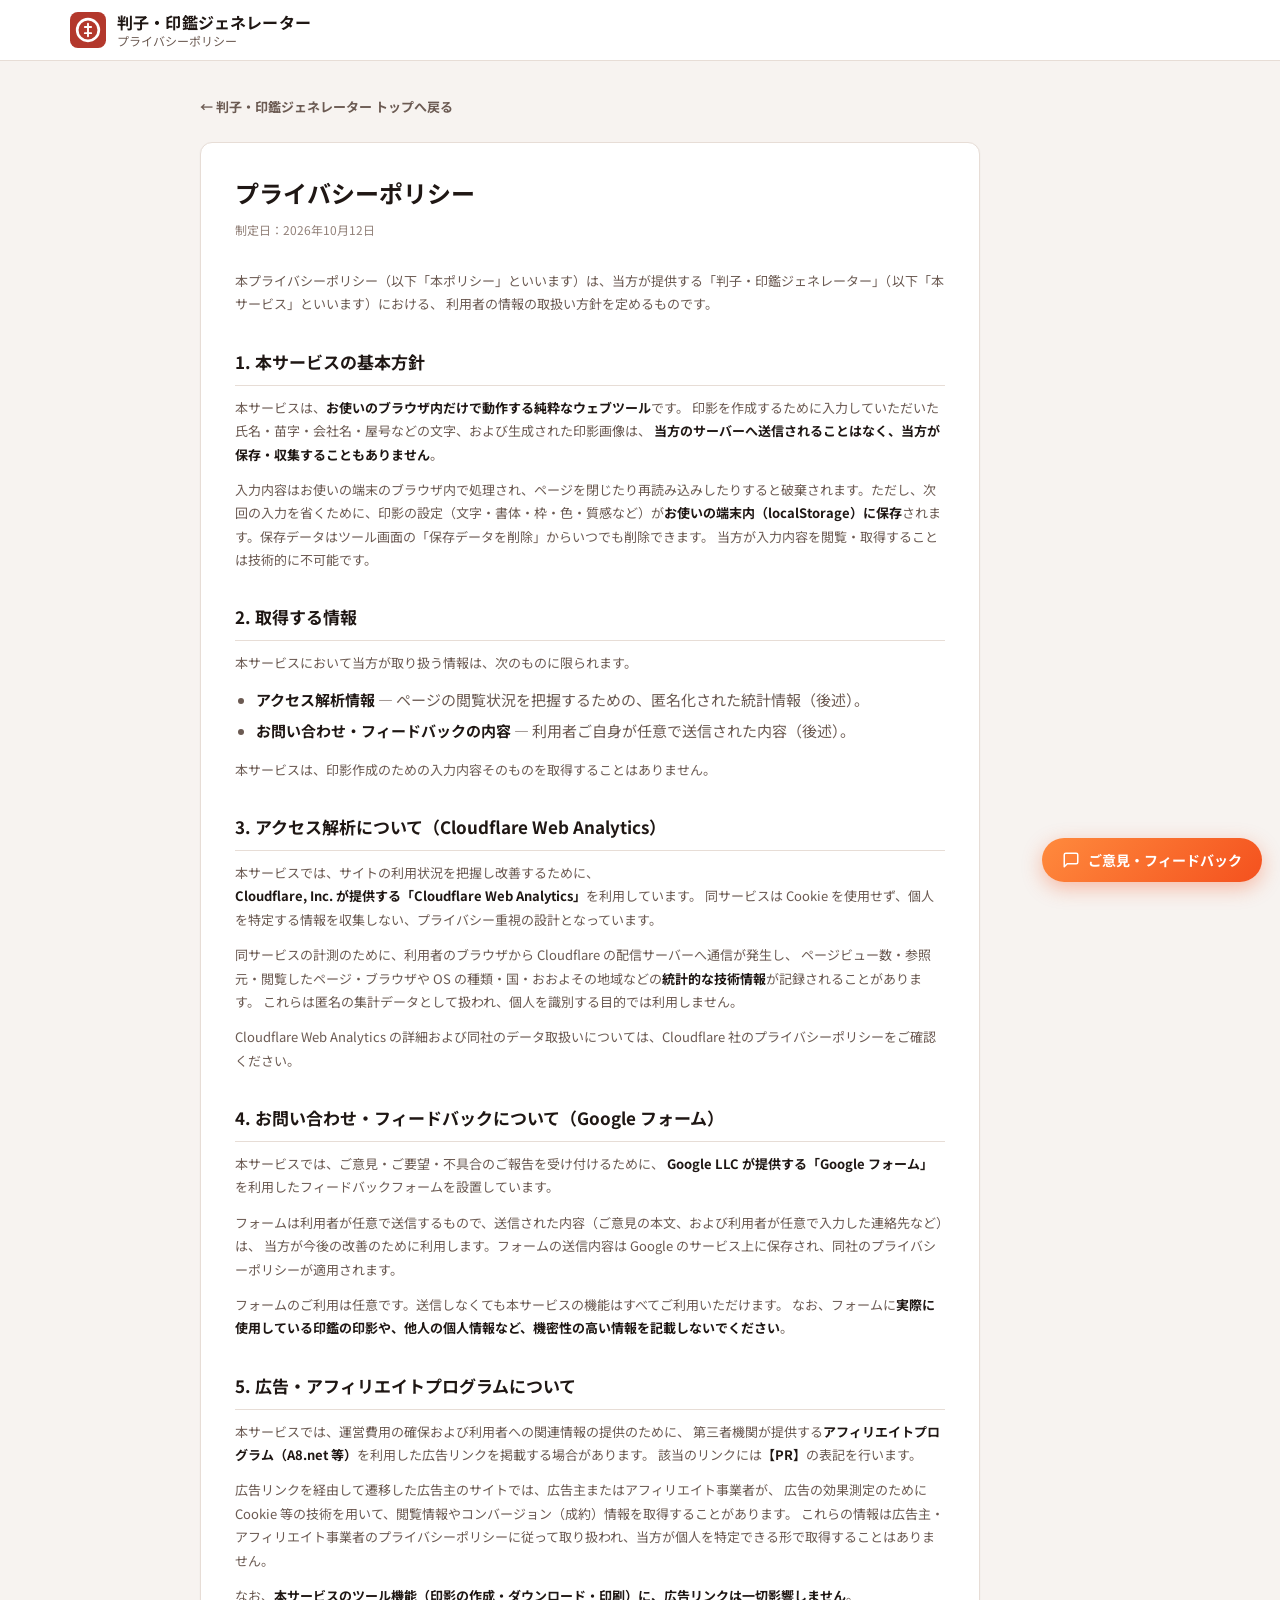
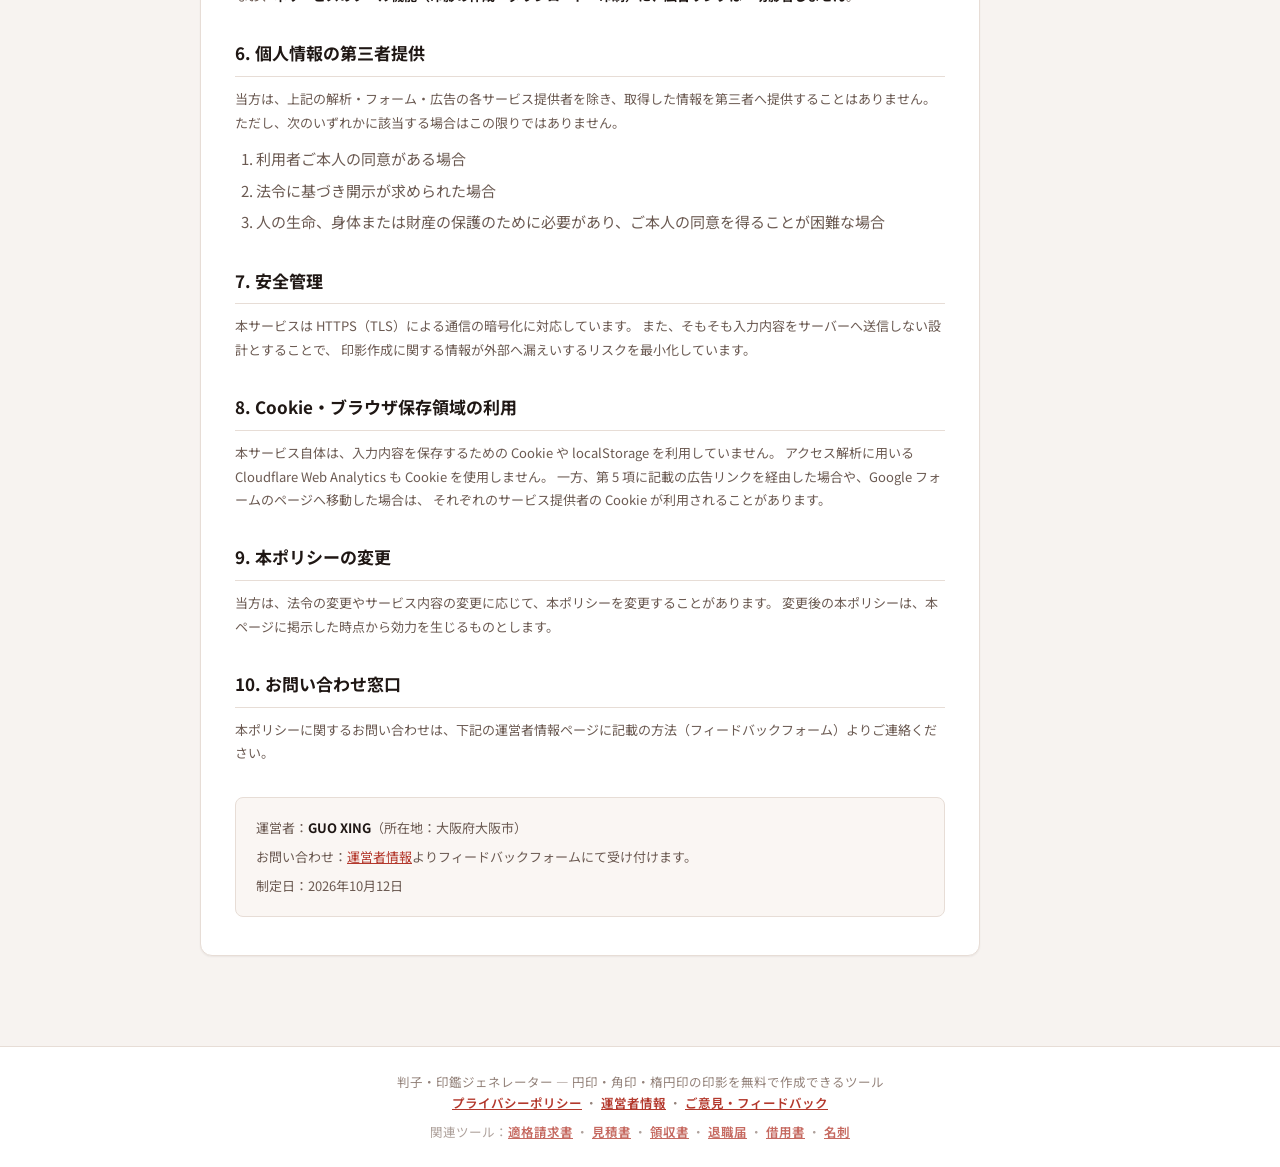
<file: privacy.html>
<!DOCTYPE html>
<html lang="ja">
<head>
<meta charset="UTF-8">
<meta name="viewport" content="width=device-width, initial-scale=1">
<title>プライバシーポリシー｜判子・印鑑ジェネレーター</title>
<meta name="description" content="判子・印鑑ジェネレーターにおける個人情報・利用データの取扱い方針です。入力した文字はブラウザ内のみで処理され、サーバーへ送信・保存されません。アクセス解析（Cloudflare Web Analytics）・フィードバック（Google フォーム）・アフィリエイト広告についても説明します。">
<meta name="robots" content="index, follow">
<meta name="theme-color" content="#b3382c">
<link rel="canonical" href="https://www.reveriel.com/hanko-generator/privacy.html">
<meta property="og:type" content="website">
<meta property="og:title" content="プライバシーポリシー｜判子・印鑑ジェネレーター">
<meta property="og:description" content="入力した文字はブラウザ内のみで処理。サーバーへ送信・保存しません。アクセス解析・お問い合わせ・広告の取扱いについて定めます。">
<meta property="og:locale" content="ja_JP">
<meta property="og:url" content="https://www.reveriel.com/hanko-generator/privacy.html">
<meta property="og:image" content="https://www.reveriel.com/hanko-generator/og-image.png">
<meta name="twitter:card" content="summary_large_image">
<meta name="twitter:image" content="https://www.reveriel.com/hanko-generator/og-image.png">
<link rel="icon" href="data:image/svg+xml,%3Csvg xmlns='http://www.w3.org/2000/svg' viewBox='0 0 32 32'%3E%3Crect width='32' height='32' rx='7' fill='%23b3382c'/%3E%3Ccircle cx='16' cy='16' r='9.5' fill='none' stroke='%23fff' stroke-width='2.6'/%3E%3Cpath d='M16 10v12M13 13h6M13 19h6' stroke='%23fff' stroke-width='1.8' stroke-linecap='round'/%3E%3C/svg%3E">
<link rel="preconnect" href="https://fonts.googleapis.com">
<link rel="preconnect" href="https://fonts.gstatic.com" crossorigin>
<link href="https://fonts.googleapis.com/css2?family=Noto+Sans+JP:wght@400;500;700&display=swap" rel="stylesheet">
<link rel="stylesheet" href="style.css">
<link rel="stylesheet" href="guide.css">
<!-- Cloudflare Web Analytics --><script type='module' src='https://static.cloudflareinsights.com/beacon.min.js' data-cf-beacon='{"token": "6fc01bf3ac5e457ba1bd16b91e5b653e"}'></script><!-- End Cloudflare Web Analytics -->
</head>
<body>

<header class="site-header no-print">
  <div class="wrap header-inner">
    <a class="brand" href="https://www.reveriel.com/hanko-generator/" style="text-decoration:none;color:inherit;">
      <svg class="brand-mark" viewBox="0 0 32 32" aria-hidden="true">
        <rect width="32" height="32" rx="7" fill="currentColor"/>
        <circle cx="16" cy="16" r="9.6" fill="none" stroke="#fff" stroke-width="2.4"/>
        <path d="M16 10.4v11.2M13.2 13.4h5.6M13.2 18.8h5.6" stroke="#fff" stroke-width="1.7" stroke-linecap="round"/>
      </svg>
      <div class="brand-text">
        <strong>判子・印鑑ジェネレーター</strong>
        <span>プライバシーポリシー</span>
      </div>
    </a>
  </div>
</header>

<main class="wrap">
  <section class="legal-page">
    <div class="guide-col">
      <a class="legal-back" href="https://www.reveriel.com/hanko-generator/">← 判子・印鑑ジェネレーター トップへ戻る</a>

      <article class="legal">
        <h1>プライバシーポリシー</h1>
        <p class="legal-meta">制定日：2026年10月12日</p>

        <p>
          本プライバシーポリシー（以下「本ポリシー」といいます）は、当方が提供する「判子・印鑑ジェネレーター」（以下「本サービス」といいます）における、
          利用者の情報の取扱い方針を定めるものです。
        </p>

        <h2>1. 本サービスの基本方針</h2>
        <p>
          本サービスは、<strong>お使いのブラウザ内だけで動作する純粋なウェブツール</strong>です。
          印影を作成するために入力していただいた氏名・苗字・会社名・屋号などの文字、および生成された印影画像は、
          <strong>当方のサーバーへ送信されることはなく、当方が保存・収集することもありません</strong>。
        </p>
        <p>
          入力内容はお使いの端末のブラウザ内で処理され、ページを閉じたり再読み込みしたりすると破棄されます。ただし、次回の入力を省くために、印影の設定（文字・書体・枠・色・質感など）が<strong>お使いの端末内（localStorage）に保存</strong>されます。保存データはツール画面の「保存データを削除」からいつでも削除できます。
          当方が入力内容を閲覧・取得することは技術的に不可能です。
        </p>

        <h2>2. 取得する情報</h2>
        <p>本サービスにおいて当方が取り扱う情報は、次のものに限られます。</p>
        <ul>
          <li><strong>アクセス解析情報</strong> — ページの閲覧状況を把握するための、匿名化された統計情報（後述）。</li>
          <li><strong>お問い合わせ・フィードバックの内容</strong> — 利用者ご自身が任意で送信された内容（後述）。</li>
        </ul>
        <p>本サービスは、印影作成のための入力内容そのものを取得することはありません。</p>

        <h2>3. アクセス解析について（Cloudflare Web Analytics）</h2>
        <p>
          本サービスでは、サイトの利用状況を把握し改善するために、<strong>Cloudflare, Inc. が提供する「Cloudflare Web Analytics」</strong>を利用しています。
          同サービスは Cookie を使用せず、個人を特定する情報を収集しない、プライバシー重視の設計となっています。
        </p>
        <p>
          同サービスの計測のために、利用者のブラウザから Cloudflare の配信サーバーへ通信が発生し、
          ページビュー数・参照元・閲覧したページ・ブラウザや OS の種類・国・おおよその地域などの<strong>統計的な技術情報</strong>が記録されることがあります。
          これらは匿名の集計データとして扱われ、個人を識別する目的では利用しません。
        </p>
        <p>
          Cloudflare Web Analytics の詳細および同社のデータ取扱いについては、Cloudflare 社のプライバシーポリシーをご確認ください。
        </p>

        <h2>4. お問い合わせ・フィードバックについて（Google フォーム）</h2>
        <p>
          本サービスでは、ご意見・ご要望・不具合のご報告を受け付けるために、
          <strong>Google LLC が提供する「Google フォーム」</strong>を利用したフィードバックフォームを設置しています。
        </p>
        <p>
          フォームは利用者が任意で送信するもので、送信された内容（ご意見の本文、および利用者が任意で入力した連絡先など）は、
          当方が今後の改善のために利用します。フォームの送信内容は Google のサービス上に保存され、同社のプライバシーポリシーが適用されます。
        </p>
        <p>
          フォームのご利用は任意です。送信しなくても本サービスの機能はすべてご利用いただけます。
          なお、フォームに<strong>実際に使用している印鑑の印影や、他人の個人情報など、機密性の高い情報を記載しないでください</strong>。
        </p>

        <h2>5. 広告・アフィリエイトプログラムについて</h2>
        <p>
          本サービスでは、運営費用の確保および利用者への関連情報の提供のために、
          第三者機関が提供する<strong>アフィリエイトプログラム（A8.net 等）</strong>を利用した広告リンクを掲載する場合があります。
          該当のリンクには<strong>【PR】</strong>の表記を行います。
        </p>
        <p>
          広告リンクを経由して遷移した広告主のサイトでは、広告主またはアフィリエイト事業者が、
          広告の効果測定のために Cookie 等の技術を用いて、閲覧情報やコンバージョン（成約）情報を取得することがあります。
          これらの情報は広告主・アフィリエイト事業者のプライバシーポリシーに従って取り扱われ、当方が個人を特定できる形で取得することはありません。
        </p>
        <p>
          なお、<strong>本サービスのツール機能（印影の作成・ダウンロード・印刷）に、広告リンクは一切影響しません</strong>。
        </p>

        <h2>6. 個人情報の第三者提供</h2>
        <p>
          当方は、上記の解析・フォーム・広告の各サービス提供者を除き、取得した情報を第三者へ提供することはありません。
          ただし、次のいずれかに該当する場合はこの限りではありません。
        </p>
        <ol>
          <li>利用者ご本人の同意がある場合</li>
          <li>法令に基づき開示が求められた場合</li>
          <li>人の生命、身体または財産の保護のために必要があり、ご本人の同意を得ることが困難な場合</li>
        </ol>

        <h2>7. 安全管理</h2>
        <p>
          本サービスは HTTPS（TLS）による通信の暗号化に対応しています。
          また、そもそも入力内容をサーバーへ送信しない設計とすることで、
          印影作成に関する情報が外部へ漏えいするリスクを最小化しています。
        </p>

        <h2>8. Cookie・ブラウザ保存領域の利用</h2>
        <p>
          本サービス自体は、入力内容を保存するための Cookie や localStorage を利用していません。
          アクセス解析に用いる Cloudflare Web Analytics も Cookie を使用しません。
          一方、第 5 項に記載の広告リンクを経由した場合や、Google フォームのページへ移動した場合は、
          それぞれのサービス提供者の Cookie が利用されることがあります。
        </p>

        <h2>9. 本ポリシーの変更</h2>
        <p>
          当方は、法令の変更やサービス内容の変更に応じて、本ポリシーを変更することがあります。
          変更後の本ポリシーは、本ページに掲示した時点から効力を生じるものとします。
        </p>

        <h2>10. お問い合わせ窓口</h2>
        <p>
          本ポリシーに関するお問い合わせは、下記の運営者情報ページに記載の方法（フィードバックフォーム）よりご連絡ください。
        </p>
        <div class="legal-contact">
          <p>運営者：<strong>GUO XING</strong>（所在地：大阪府大阪市）</p>
          <p>お問い合わせ：<a href="https://www.reveriel.com/hanko-generator/company.html">運営者情報</a>よりフィードバックフォームにて受け付けます。</p>
          <p>制定日：2026年10月12日</p>
        </div>
      </article>
    </div>
  </section>
</main>

<footer class="site-footer no-print">
  <div class="wrap">
    <p>判子・印鑑ジェネレーター — 円印・角印・楕円印の印影を無料で作成できるツール</p>
    <p>
      <a href="https://www.reveriel.com/hanko-generator/privacy.html">プライバシーポリシー</a> ・
      <a href="https://www.reveriel.com/hanko-generator/company.html">運営者情報</a> ・
      <a href="https://docs.google.com/forms/d/e/1FAIpQLSfHGUfgAlViT3TFiVtJi_EpJ4ioUpd9oGyaJ7rehEV-gBH_PA/viewform?usp=pp_url&amp;entry.1745177199=%E5%8D%B0%E7%AB%A0%E7%94%9F%E6%88%90%E5%99%A8" target="_blank" rel="noopener">ご意見・フィードバック</a>
    </p>
    <p style="margin-top:8px;font-size:12.5px;opacity:.75;">関連ツール：<a href="https://www.reveriel.com/japan-invoice-pdf/">適格請求書</a> ・ <a href="https://www.reveriel.com/mitsumori-pdf/">見積書</a> ・ <a href="https://www.reveriel.com/ryoshusho-pdf/">領収書</a> ・ <a href="https://www.reveriel.com/taishoku-form/">退職届</a> ・ <a href="https://www.reveriel.com/shakuyo-contract/">借用書</a> ・ <a href="https://www.reveriel.com/meishi-generator/">名刺</a></p>
  </div>
</footer>

<!-- フィードバックFAB（右下固定） -->
<a href="https://docs.google.com/forms/d/e/1FAIpQLSfHGUfgAlViT3TFiVtJi_EpJ4ioUpd9oGyaJ7rehEV-gBH_PA/viewform?usp=pp_url&amp;entry.1745177199=%E5%8D%B0%E7%AB%A0%E7%94%9F%E6%88%90%E5%99%A8" target="_blank" rel="noopener" class="feedback-fab" aria-label="ご意見・フィードバックを送る">
  <svg viewBox="0 0 24 24" fill="none" stroke="currentColor" stroke-width="2" stroke-linecap="round" stroke-linejoin="round" aria-hidden="true"><path d="M21 15a2 2 0 0 1-2 2H7l-4 4V5a2 2 0 0 1 2-2h14a2 2 0 0 1 2 2z"/></svg>
  <span>ご意見・フィードバック</span>
</a>
</body>
</html>
</file>
<file: style.css>
/* =========================================================
   判子・印鑑ジェネレーター — style.css
   純粋なフロントエンドのみ。外部通信は行いません。
   ========================================================= */

:root {
  --c-bg:            #f7f3f0;
  --c-surface:       #ffffff;
  --c-surface-2:     #faf6f3;
  --c-border:        #e7ddd6;
  --c-border-strong: #d2c2b8;
  --c-text:          #1f1714;
  --c-text-muted:    #6b5a52;
  --c-text-faint:    #93827a;
  --c-accent:        #b3382c;
  --c-accent-soft:   #fbeae7;
  --c-accent-hover:  #92291f;
  --c-focus:         #c8493b;
  --c-warn-soft:     #fff7e8;
  --c-warn-border:   #f0cf94;
  --c-warn-text:     #7a4a00;

  --radius:    12px;
  --radius-sm: 8px;
  --shadow-sm: 0 1px 2px rgba(31, 23, 20, .06);
  --shadow-lg: 0 6px 28px rgba(31, 23, 20, .10);

  --font: "Noto Sans JP", "Noto Sans SC", -apple-system, BlinkMacSystemFont,
          "Hiragino Kaku Gothic ProN", "Hiragino Sans", "Yu Gothic", Meiryo, sans-serif;
  --font-seal: "Noto Serif JP", "Hiragino Mincho ProN", "Yu Mincho", serif;
  --print-mm: 15mm;
}

@media (prefers-color-scheme: dark) {
  :root {
    --c-bg:            #17110f;
    --c-surface:       #201815;
    --c-surface-2:     #271d19;
    --c-border:        #362a25;
    --c-border-strong: #4a3a33;
    --c-text:          #f0e6e1;
    --c-text-muted:    #b8a49b;
    --c-text-faint:    #8d7b72;
    --c-accent:        #e2705f;
    --c-accent-soft:   #341915;
    --c-accent-hover:  #ef8a7a;
    --c-focus:         #e2705f;
    --c-warn-soft:     #2e2614;
    --c-warn-border:   #5c4a24;
    --c-warn-text:     #f0c07a;
    --shadow-sm: 0 1px 2px rgba(0, 0, 0, .45);
    --shadow-lg: 0 6px 28px rgba(0, 0, 0, .55);
  }
}

* { box-sizing: border-box; }
[hidden] { display: none !important; }

html { -webkit-text-size-adjust: 100%; }

body {
  margin: 0;
  background: var(--c-bg);
  color: var(--c-text);
  font-family: var(--font);
  font-size: 15px;
  line-height: 1.7;
  overflow-x: hidden;
}

.wrap {
  width: 100%;
  max-width: 1180px;
  margin-inline: auto;
  padding-inline: 20px;
}

.ic { width: 1.15em; height: 1.15em; flex: none; }

/* ---------------- ヘッダー ---------------- */

.site-header {
  border-bottom: 1px solid var(--c-border);
  background: var(--c-surface);
}

.header-inner {
  display: flex;
  align-items: center;
  justify-content: space-between;
  gap: 12px;
  padding-block: 12px;
}

.brand { display: flex; align-items: center; gap: 11px; min-width: 0; }
.brand-mark { width: 36px; height: 36px; flex: none; color: var(--c-accent); }
.brand-text { display: flex; flex-direction: column; line-height: 1.3; min-width: 0; }
.brand-text strong { font-size: 16px; font-weight: 700; letter-spacing: .01em; }
.brand-text span { font-size: 12px; color: var(--c-text-muted); }

/* ---------------- ボタン ---------------- */

.btn {
  -webkit-appearance: none;
  appearance: none;
  display: inline-flex;
  align-items: center;
  justify-content: center;
  gap: 7px;
  padding: 10px 16px;
  border: 1px solid transparent;
  border-radius: var(--radius-sm);
  background: var(--c-surface-2);
  color: var(--c-text);
  font: inherit;
  font-size: 14px;
  font-weight: 600;
  line-height: 1.2;
  cursor: pointer;
  transition: background .15s ease, transform .12s ease, box-shadow .15s ease, border-color .15s ease;
}
.btn:hover { transform: translateY(-1px); }
.btn:active { transform: translateY(0); }
.btn:focus-visible { outline: 3px solid color-mix(in srgb, var(--c-accent) 45%, transparent); outline-offset: 2px; }

.btn-primary {
  background: linear-gradient(135deg, #c8453a, #9e2a20);
  color: #fff;
  box-shadow: 0 3px 12px rgba(158, 42, 32, .28);
}
.btn-primary:hover { box-shadow: 0 6px 18px rgba(158, 42, 32, .38); }
.btn-primary[disabled] { opacity: .6; cursor: progress; transform: none; }

.btn-ghost {
  background: var(--c-surface);
  border-color: var(--c-border-strong);
  color: var(--c-text);
}
.btn-ghost:hover { background: var(--c-surface-2); }

.btn-x { background: #111; color: #fff; }
.btn-x:hover { background: #000; }
.btn-line { background: #06c755; color: #fff; }
.btn-line:hover { background: #05b34c; }

/* ---------------- レイアウト ---------------- */

.layout {
  display: grid;
  grid-template-columns: minmax(0, 1fr) minmax(0, 1fr);
  gap: 22px;
  align-items: start;
  padding-block: 26px 10px;
}

.panel {
  background: var(--c-surface);
  border: 1px solid var(--c-border);
  border-radius: var(--radius);
  box-shadow: var(--shadow-sm);
  padding: 22px;
  min-width: 0;
}

.panel-preview {
  position: sticky;
  top: 20px;
}

.hero-h1 {
  margin: 0 0 8px;
  font-size: 22px;
  line-height: 1.4;
  letter-spacing: .01em;
}
.hero-lead {
  margin: 0 0 18px;
  font-size: 13.5px;
  color: var(--c-text-muted);
  line-height: 1.75;
}

/* ---------------- フォーム ---------------- */

.field {
  margin: 0 0 20px;
  padding: 0;
  border: 0;
  border-top: 1px solid var(--c-border);
  padding-top: 16px;
}
.field:first-of-type { border-top: 0; padding-top: 0; }

.field legend {
  padding: 0;
  margin-bottom: 10px;
  font-size: 13px;
  font-weight: 700;
  color: var(--c-accent);
  letter-spacing: .02em;
}

.row { margin-bottom: 14px; }
.row:last-child { margin-bottom: 0; }

.row-inline {
  display: flex;
  align-items: center;
  justify-content: space-between;
  gap: 12px;
  flex-wrap: wrap;
}

.lbl {
  display: block;
  margin-bottom: 6px;
  font-size: 13px;
  font-weight: 600;
  color: var(--c-text-muted);
}
.row-inline .lbl { margin-bottom: 0; }

.hint {
  margin: 6px 0 0;
  font-size: 12px;
  color: var(--c-text-faint);
  line-height: 1.6;
}
.hint.center { text-align: center; }

textarea,
input[type="text"],
select {
  width: 100%;
  padding: 10px 12px;
  border: 1px solid var(--c-border-strong);
  border-radius: var(--radius-sm);
  background: var(--c-surface-2);
  color: var(--c-text);
  font: inherit;
  font-size: 15px;
  line-height: 1.5;
  transition: border-color .15s ease, box-shadow .15s ease;
}
textarea { resize: vertical; min-height: 62px; font-family: var(--font-seal); font-size: 17px; letter-spacing: .06em; }
.row-inline select { width: auto; min-width: 150px; }

textarea:focus,
input[type="text"]:focus,
select:focus {
  outline: none;
  border-color: var(--c-accent);
  box-shadow: 0 0 0 3px color-mix(in srgb, var(--c-accent) 18%, transparent);
}

/* セグメント（ラジオ風ボタン） */
.seg {
  display: grid;
  gap: 8px;
}
.seg-3 { grid-template-columns: repeat(3, minmax(0, 1fr)); }
.seg-2 { grid-template-columns: repeat(2, minmax(0, 1fr)); width: min(100%, 320px); }

.seg-btn {
  -webkit-appearance: none;
  appearance: none;
  display: flex;
  flex-direction: column;
  align-items: center;
  justify-content: center;
  gap: 5px;
  padding: 11px 8px;
  border: 1.5px solid var(--c-border-strong);
  border-radius: var(--radius-sm);
  background: var(--c-surface-2);
  color: var(--c-text-muted);
  font: inherit;
  font-size: 12.5px;
  font-weight: 600;
  line-height: 1.3;
  cursor: pointer;
  transition: all .15s ease;
  text-align: center;
}
.seg-2 .seg-btn { flex-direction: row; padding: 9px 8px; }
.seg-btn .seg-ic { width: 24px; height: 24px; }
.seg-btn:hover { border-color: var(--c-accent); color: var(--c-text); }
.seg-btn.is-on {
  border-color: var(--c-accent);
  background: var(--c-accent-soft);
  color: var(--c-accent);
  box-shadow: inset 0 0 0 1px var(--c-accent);
}
.seg-btn:focus-visible { outline: 3px solid color-mix(in srgb, var(--c-accent) 45%, transparent); outline-offset: 2px; }

/* プリセット */
.presets {
  display: flex;
  flex-wrap: wrap;
  align-items: center;
  gap: 7px;
  margin-bottom: 14px;
}
.presets-label { font-size: 12px; color: var(--c-text-faint); }
.chip {
  -webkit-appearance: none;
  appearance: none;
  padding: 5px 11px;
  border: 1px solid var(--c-border-strong);
  border-radius: 999px;
  background: var(--c-surface);
  color: var(--c-text-muted);
  font: inherit;
  font-size: 12px;
  font-weight: 600;
  cursor: pointer;
  transition: all .15s ease;
}
.chip:hover { border-color: var(--c-accent); color: var(--c-accent); background: var(--c-accent-soft); }
.chip.is-on {
  border-color: var(--c-accent);
  background: var(--c-accent-soft);
  color: var(--c-accent);
  box-shadow: inset 0 0 0 1px var(--c-accent);
}

/* 乱数シード */
.seed-row { display: flex; align-items: center; gap: 9px; }
.seed-out {
  min-width: 46px;
  text-align: center;
  font-size: 13px;
  font-weight: 700;
  color: var(--c-accent);
  font-variant-numeric: tabular-nums;
}
.btn-sm { padding: 7px 12px; font-size: 12.5px; }

/* 色スウォッチ */
.swatches { display: flex; gap: 9px; flex-wrap: wrap; align-items: center; }
.sw {
  -webkit-appearance: none;
  appearance: none;
  width: 34px;
  height: 34px;
  padding: 0;
  border: 2px solid var(--c-border-strong);
  border-radius: 50%;
  background: var(--sw, #b3382c);
  cursor: pointer;
  position: relative;
  transition: transform .12s ease, box-shadow .15s ease;
}
.sw:hover { transform: scale(1.08); }
.sw.is-on {
  box-shadow: 0 0 0 3px var(--c-surface), 0 0 0 5px var(--sw, var(--c-accent));
  transform: scale(1.06);
}
.sw-custom {
  display: inline-flex;
  align-items: center;
  justify-content: center;
  overflow: hidden;
  background:
    conic-gradient(#e74c3c, #f1c40f, #2ecc71, #3498db, #9b59b6, #e74c3c);
}
.sw-custom input[type="color"] {
  position: absolute;
  inset: 0;
  width: 100%;
  height: 100%;
  opacity: 0;
  cursor: pointer;
  border: 0;
  padding: 0;
}

/* レンジ */
.range-row { display: flex; align-items: center; gap: 12px; }
input[type="range"] {
  -webkit-appearance: none;
  appearance: none;
  flex: 1;
  height: 6px;
  border-radius: 999px;
  background: linear-gradient(90deg, var(--c-accent), #e6a89f);
  outline: none;
}
input[type="range"]::-webkit-slider-thumb {
  -webkit-appearance: none;
  appearance: none;
  width: 22px;
  height: 22px;
  border-radius: 50%;
  background: var(--c-surface);
  border: 2px solid var(--c-accent);
  box-shadow: 0 2px 6px rgba(31, 23, 20, .2);
  cursor: pointer;
}
input[type="range"]::-moz-range-thumb {
  width: 20px;
  height: 20px;
  border-radius: 50%;
  background: var(--c-surface);
  border: 2px solid var(--c-accent);
  cursor: pointer;
}
input[type="range"]:focus-visible { outline: 3px solid color-mix(in srgb, var(--c-accent) 45%, transparent); outline-offset: 4px; }
#strengthOut {
  min-width: 52px;
  text-align: right;
  font-size: 13px;
  font-weight: 700;
  color: var(--c-accent);
  font-variant-numeric: tabular-nums;
}

/* チェックボックス */
.check { display: inline-flex; align-items: center; gap: 9px; font-size: 13.5px; cursor: pointer; user-select: none; }
.check input[type="checkbox"] {
  width: 18px;
  height: 18px;
  accent-color: var(--c-accent);
  cursor: pointer;
  flex: none;
}

.actions { display: flex; flex-wrap: wrap; gap: 9px; margin-top: 4px; }
.actions .btn { flex: 1 1 auto; }

/* ---------------- プレビュー ---------------- */

.panel-title {
  margin: 0 0 14px;
  font-size: 13px;
  font-weight: 700;
  color: var(--c-text-muted);
  letter-spacing: .04em;
}

.seal-stage {
  display: flex;
  align-items: center;
  justify-content: center;
  padding: 26px 16px;
  border-radius: var(--radius);
  /* チェック柄＝透明 */
  background-color: #fbfaf9;
  background-image:
    linear-gradient(45deg, #eee9e5 25%, transparent 25%, transparent 75%, #eee9e5 75%),
    linear-gradient(45deg, #eee9e5 25%, transparent 25%, transparent 75%, #eee9e5 75%);
  background-size: 18px 18px;
  background-position: 0 0, 9px 9px;
  border: 1px solid var(--c-border);
}
@media (prefers-color-scheme: dark) {
  .seal-stage {
    background-color: #1d1613;
    background-image:
      linear-gradient(45deg, #2a201c 25%, transparent 25%, transparent 75%, #2a201c 75%),
      linear-gradient(45deg, #2a201c 25%, transparent 25%, transparent 75%, #2a201c 75%);
  }
}

.seal-wrap {
  width: min(320px, 68vw);
  aspect-ratio: 1 / 1;
  display: flex;
  align-items: center;
  justify-content: center;
}
.seal-preview { width: 100%; height: 100%; line-height: 0; }
.seal-svg { width: 100%; height: 100%; display: block; overflow: visible; }
.seal-canvas { width: 100%; height: 100%; display: block; }

/* ---------------- シェア ---------------- */

.share {
  margin-top: 18px;
  padding-top: 16px;
  border-top: 1px solid var(--c-border);
}
.share-title { margin: 0 0 10px; font-size: 12.5px; font-weight: 700; color: var(--c-text-muted); }
.share-btns { display: flex; flex-wrap: wrap; gap: 9px; }
.share-btns .btn { flex: 1 1 130px; }

/* ---------------- 記事・FAQ ---------------- */

.article { padding-block: 26px 8px; }
.article-h2 {
  margin: 0 0 12px;
  font-size: 17px;
  letter-spacing: .01em;
}
.faq { margin-bottom: 28px; }
.faq details {
  border: 1px solid var(--c-border);
  border-radius: var(--radius-sm);
  background: var(--c-surface);
  margin-bottom: 8px;
  overflow: hidden;
}
.faq summary {
  padding: 13px 16px;
  font-size: 14px;
  font-weight: 700;
  cursor: pointer;
  list-style: none;
  position: relative;
  padding-right: 40px;
  transition: background .15s ease;
}
.faq summary::-webkit-details-marker { display: none; }
.faq summary::after {
  content: "";
  position: absolute;
  right: 18px;
  top: 50%;
  width: 8px;
  height: 8px;
  border-right: 2px solid var(--c-text-faint);
  border-bottom: 2px solid var(--c-text-faint);
  transform: translateY(-70%) rotate(45deg);
  transition: transform .2s ease;
}
.faq details[open] summary::after { transform: translateY(-30%) rotate(-135deg); }
.faq summary:hover { background: var(--c-surface-2); }
.faq details p {
  margin: 0;
  padding: 0 16px 15px;
  font-size: 13.5px;
  color: var(--c-text-muted);
  line-height: 1.85;
}

.legal {
  padding: 16px 18px;
  border-radius: var(--radius-sm);
  background: var(--c-warn-soft);
  border: 1px solid var(--c-warn-border);
}
.legal .article-h2 { font-size: 14px; color: var(--c-warn-text); }
.legal p { margin: 0; font-size: 13px; line-height: 1.8; color: var(--c-text-muted); }

/* ---------------- フッター ---------------- */

.site-footer {
  margin-top: 34px;
  padding-block: 24px;
  border-top: 1px solid var(--c-border);
  background: var(--c-surface);
  text-align: center;
}
.site-footer p { margin: 0; font-size: 12.5px; color: var(--c-text-faint); }
.footer-links { margin-top: 8px !important; }
.site-footer a { color: var(--c-accent); font-weight: 600; }

/* ---------------- トースト ---------------- */

.toast {
  position: fixed;
  left: 50%;
  bottom: 26px;
  transform: translate(-50%, 16px);
  z-index: 10001;
  padding: 11px 20px;
  border-radius: 999px;
  background: #241c19;
  color: #fff;
  font-size: 13.5px;
  font-weight: 600;
  box-shadow: var(--shadow-lg);
  opacity: 0;
  pointer-events: none;
  transition: opacity .22s ease, transform .22s ease;
  max-width: calc(100vw - 32px);
  text-align: center;
}
.toast.is-on { opacity: 1; transform: translate(-50%, 0); }
.toast.is-err { background: #7a1c14; }

/* ---------------- フィードバックFAB ---------------- */

.feedback-fab {
  position: fixed;
  right: 18px;
  bottom: 18px;
  z-index: 10000;
  display: inline-flex;
  align-items: center;
  gap: 8px;
  padding: 13px 20px;
  background: linear-gradient(135deg, #ff8a3d, #f4511e);
  color: #fff !important;
  border-radius: 999px;
  box-shadow: 0 6px 20px rgba(244, 81, 30, 0.35);
  font-size: 14px;
  font-weight: 700;
  line-height: 1;
  text-decoration: none !important;
  transition: transform 0.15s ease, box-shadow 0.15s ease;
}
.feedback-fab:hover {
  transform: translateY(-3px);
  box-shadow: 0 10px 28px rgba(244, 81, 30, 0.45);
  color: #fff !important;
}
.feedback-fab:focus-visible { outline: 3px solid rgba(244, 81, 30, 0.5); outline-offset: 2px; }
.feedback-fab svg { width: 18px; height: 18px; flex: none; }

/* ---------------- レスポンシブ ---------------- */

@media (max-width: 900px) {
  .layout { grid-template-columns: minmax(0, 1fr); }
  .panel-preview { position: static; }
  .seal-wrap { width: min(300px, 62vw); }
}

@media (max-width: 600px) {
  .wrap { padding-inline: 16px; }
  .panel { padding: 18px 16px; }
  .hero-h1 { font-size: 19px; }
  .seg-3 .seg-btn { font-size: 11.5px; padding: 10px 4px; }
  .seg-3 .seg-btn .seg-ic { width: 21px; height: 21px; }
  .row-inline { align-items: flex-start; }
  .row-inline select { width: 100%; }
  .seg-2 { width: 100%; }
  .actions .btn { flex: 1 1 100%; }
  .share-btns .btn { flex: 1 1 100%; }
  .feedback-fab { right: 14px; bottom: 14px; padding: 11px 16px; font-size: 13px; }
  .feedback-fab svg { width: 16px; height: 16px; }
}

/* ---------------- 印刷 ---------------- */

@media print {
  .no-print,
  .site-header,
  .panel-form,
  .site-footer,
  .feedback-fab,
  .toast,
  .article { display: none !important; }

  body { background: #fff; }
  .layout { display: block; padding: 0; }
  .panel-preview {
    position: static;
    border: 0;
    box-shadow: none;
    padding: 0;
    margin: 0;
    background: #fff;
  }
  .seal-stage {
    background: none !important;
    border: 0;
    padding: 0;
    justify-content: flex-start;
  }
  /* 実寸（mm）で印刷する。プリンタ設定で「ページに合わせる」はオフに。 */
  .seal-wrap {
    width: var(--print-mm);
    height: var(--print-mm);
    aspect-ratio: auto;
  }
}

/* =========================================================
   【PR】アフィリエイト枠（印鑑の注文）
   日本語ページ専用。A8.net 登録後にリンクを差し替える。
   ========================================================= */

.pr-affiliate { margin-block: 22px 6px; }

.pr-box {
  position: relative;
  padding: 22px 24px 20px;
  background: var(--c-surface-2);
  border: 1px solid var(--c-border);
  border-radius: var(--radius);
  box-shadow: var(--shadow-sm);
}
@media (max-width: 600px) { .pr-box { padding: 18px 16px 16px; } }

.pr-badge {
  display: inline-block;
  margin: 0 0 10px;
  padding: 2px 9px;
  font-size: 11.5px;
  font-weight: 700;
  letter-spacing: .06em;
  color: #fff;
  background: var(--c-text-faint);
  border-radius: 4px;
}

.pr-title {
  margin: 0 0 8px;
  padding: 0;
  border: 0;
  font-size: 16.5px;
  line-height: 1.55;
  color: var(--c-text);
}

.pr-lead {
  margin: 0 0 16px;
  font-size: 13px;
  line-height: 1.8;
  color: var(--c-text-muted);
}
.pr-lead strong { color: var(--c-text); }

.pr-actions {
  display: flex;
  flex-wrap: wrap;
  gap: 10px;
  margin-bottom: 12px;
}
.pr-actions .pr-link { text-decoration: none; }

.pr-note {
  margin: 0;
  font-size: 11.5px;
  line-height: 1.7;
  color: var(--c-text-faint);
}

.pr-pixel {
  position: absolute;
  left: -9999px;
  top: 0;
  width: 1px;
  height: 1px;
  opacity: 0;
}

/* ===== モバイル：入力欄のフォントを16pxに（iOSの自動ズーム防止） ===== */
@media (max-width: 720px) {
  input, select, textarea { font-size: 16px !important; }
}

/* ===== 前回設定の復元ヒント（この端末内のみ） ===== */
.profile-hint {
  margin: 0 0 12px;
  padding: 9px 12px;
  display: flex;
  flex-wrap: wrap;
  align-items: center;
  gap: 8px;
  font-size: 12px;
  color: var(--c-text-muted, #55666e);
  background: var(--c-surface-2, #f7fafa);
  border: 1px solid var(--c-border, #dde5e5);
  border-radius: 8px;
}
.profile-delete {
  background: none; border: 0; padding: 0; cursor: pointer;
  color: var(--c-text-faint, #8494a0); font-size: 11.5px; text-decoration: underline;
}
@media print { .profile-hint { display: none !important; } }
</file>
<file: guide.css>
/* =========================================================
   書き方ガイド（SEO 記事ページ）共通スタイル
   style.css の CSS 変数を継承し、ブランドの色味を保つ。
   ========================================================= */

.guide-col { max-width: 880px; margin-inline: auto; }

/* ---------------- パンくず ---------------- */
.breadcrumb {
  padding-block: 16px 0;
  font-size: 12.5px;
  color: var(--c-text-faint, #8592a8);
}
.breadcrumb ol { list-style: none; display: flex; flex-wrap: wrap; gap: 4px; margin: 0; padding: 0; }
.breadcrumb li { display: inline-flex; align-items: center; gap: 4px; }
.breadcrumb a { color: var(--c-accent, #1d4e89); text-decoration: none; }
.breadcrumb a:hover { text-decoration: underline; }
.breadcrumb li + li::before { content: "\203A"; color: var(--c-text-faint, #8592a8); }

/* ---------------- 記事本体 ---------------- */
.guide {
  background: var(--c-surface, #fff);
  border: 1px solid var(--c-border, #dde3ec);
  border-radius: var(--radius, 10px);
  box-shadow: var(--shadow-sm, 0 1px 2px rgba(0, 0, 0, .06));
  margin-block: 16px 8px;
  padding: 34px 38px 40px;
}
@media (max-width: 640px) { .guide { padding: 22px 18px 26px; } }

.guide h1 {
  margin: 0 0 12px;
  font-size: 26px;
  line-height: 1.5;
  letter-spacing: .01em;
  color: var(--c-text, #131a26);
}
.guide .guide-meta { margin: 0 0 16px; font-size: 12px; color: var(--c-text-faint, #8592a8); }
.guide-lead { margin: 0 0 8px; font-size: 15.5px; line-height: 1.85; color: var(--c-text-muted, #55617a); }
.guide h2 {
  margin: 38px 0 14px;
  padding-left: 12px;
  font-size: 20px;
  line-height: 1.5;
  border-left: 4px solid var(--c-accent, #1d4e89);
  color: var(--c-text, #131a26);
}
.guide h2:first-of-type { margin-top: 30px; }
.guide h3 { margin: 26px 0 10px; font-size: 16.5px; line-height: 1.5; color: var(--c-text, #131a26); }
.guide p { margin: 0 0 14px; color: var(--c-text-muted, #55617a); }
.guide strong { color: var(--c-text, #131a26); font-weight: 700; }
.guide ul, .guide ol { margin: 0 0 16px; padding-left: 1.5em; color: var(--c-text-muted, #55617a); }
.guide li { margin-bottom: 7px; }
.guide a:not(.btn) { color: var(--c-accent, #1d4e89); }

.guide-example {
  margin: 0 0 16px;
  padding: 16px 18px;
  background: var(--c-surface-2, #f6f8fb);
  border: 1px solid var(--c-border, #dde3ec);
  border-radius: var(--radius-sm, 6px);
  font-family: "Noto Serif JP", "Hiragino Mincho ProN", "Yu Mincho", YuMincho, serif;
  font-size: 14px;
  line-height: 1.95;
  color: var(--c-text, #131a26);
  white-space: pre-wrap;
}
.guide-note {
  margin: 0 0 16px;
  padding: 12px 16px;
  background: var(--c-warn-soft, #fff7e8);
  border: 1px solid var(--c-warn-border, #f0cf94);
  border-radius: var(--radius-sm, 6px);
  font-size: 13px;
  line-height: 1.75;
  color: var(--c-warn, #8a5300);
}
.guide-table { width: 100%; margin: 0 0 16px; border-collapse: collapse; font-size: 13.5px; }
.guide-table th, .guide-table td {
  padding: 10px 12px;
  text-align: left;
  border: 1px solid var(--c-border, #dde3ec);
  color: var(--c-text-muted, #55617a);
  vertical-align: top;
}
.guide-table th { background: var(--c-surface-2, #f6f8fb); color: var(--c-text, #131a26); font-weight: 700; white-space: nowrap; }

/* ---------------- 上部 CTA ---------------- */
.guide-cta-box {
  display: flex;
  flex-wrap: wrap;
  align-items: center;
  justify-content: space-between;
  gap: 14px;
  margin: 4px 0 26px;
  padding: 18px 20px;
  background: var(--c-accent-soft, #e5eefb);
  border: 1px solid var(--c-border, #dde3ec);
  border-radius: var(--radius, 10px);
}
.guide-cta-box p { flex: 1 1 240px; margin: 0; font-size: 13.5px; line-height: 1.7; color: var(--c-text-muted, #55617a); }
.guide-cta-box strong { color: var(--c-text, #131a26); }
.guide-cta-box .btn { flex: none; }

/* ---------------- FAQ ---------------- */
.guide-faq { margin-top: 40px; }
.guide-faq dl { margin: 0; }
.guide-faq dt { margin-top: 16px; font-size: 14.5px; font-weight: 700; color: var(--c-text, #131a26); }
.guide-faq dd { margin: 6px 0 0; color: var(--c-text-muted, #55617a); }

/* ---------------- 下部 CTA ---------------- */
.guide-cta-foot {
  margin-top: 36px;
  padding: 26px 22px;
  text-align: center;
  background: var(--c-surface-2, #f6f8fb);
  border: 1px solid var(--c-border, #dde3ec);
  border-radius: var(--radius, 10px);
}
.guide-cta-foot h2 { margin: 0 0 8px; padding: 0; border: 0; font-size: 18px; }
.guide-cta-foot p { margin: 0 0 16px; font-size: 13.5px; }
.guide-cta-foot .btn { font-size: 15px; padding: 12px 26px; }

/* ---------------- 関連ガイド ---------------- */
.guide-related {
  background: var(--c-surface, #fff);
  border: 1px solid var(--c-border, #dde3ec);
  border-radius: var(--radius, 10px);
  box-shadow: var(--shadow-sm, 0 1px 2px rgba(0, 0, 0, .06));
  margin-block: 18px;
  padding: 22px 24px;
}
.guide-related h2 { margin: 0 0 14px; font-size: 16px; color: var(--c-text, #131a26); }
.guide-related ul { list-style: none; display: grid; gap: 12px; margin: 0; padding: 0; }
.guide-related a { color: var(--c-accent, #1d4e89); font-weight: 600; text-decoration: none; }
.guide-related a:hover { text-decoration: underline; }
.guide-related .rel-desc { display: block; margin-top: 2px; font-size: 12.5px; font-weight: 400; color: var(--c-text-faint, #8592a8); }

/* =========================================================
   法務ページ（プライバシーポリシー / 運営者情報）
   ========================================================= */

.legal-page { padding-block: 32px 56px; }

.legal-back {
  display: inline-flex;
  align-items: center;
  gap: 6px;
  margin-bottom: 24px;
  font-size: 13px;
  font-weight: 700;
  color: var(--c-text-muted);
  text-decoration: none;
}
.legal-back:hover { color: var(--c-accent); }

.legal {
  max-width: 780px;
  background: var(--c-surface);
  border: 1px solid var(--c-border);
  border-radius: var(--radius);
  box-shadow: var(--shadow-sm);
  padding: 32px 34px 38px;
}
@media (max-width: 640px) { .legal { padding: 22px 18px 28px; } }

.legal h1 {
  font-size: 24px;
  margin: 0 0 8px;
  line-height: 1.5;
  color: var(--c-text);
}
.legal .legal-meta {
  font-size: 12px;
  color: var(--c-text-faint);
  margin: 0 0 28px;
}
.legal h2 {
  font-size: 17px;
  margin: 32px 0 10px;
  padding-bottom: 8px;
  border-bottom: 1px solid var(--c-border);
  color: var(--c-text);
}
.legal h3 { font-size: 15px; margin: 22px 0 6px; color: var(--c-text); }
.legal p { margin: 0 0 12px; color: var(--c-text-muted); }
.legal ol,
.legal ul { margin: 0 0 14px; padding-left: 1.4em; color: var(--c-text-muted); }
.legal ol { list-style: decimal; }
.legal ul { list-style: disc; }
.legal li { margin-bottom: 6px; }
.legal strong { color: var(--c-text); }
.legal a:not(.btn) { color: var(--c-accent); }

.legal-table {
  width: 100%;
  margin: 8px 0 18px;
  border-collapse: collapse;
  font-size: 14px;
}
.legal-table th,
.legal-table td {
  padding: 13px 16px;
  text-align: left;
  vertical-align: top;
  border-bottom: 1px solid var(--c-border);
  color: var(--c-text-muted);
}
.legal-table th {
  width: 34%;
  min-width: 140px;
  font-weight: 700;
  color: var(--c-text);
  background: var(--c-surface-2);
}
.legal-table tr:last-child th,
.legal-table tr:last-child td { border-bottom: 0; }

.legal-contact {
  margin-top: 32px;
  padding: 18px 20px;
  border: 1px solid var(--c-border);
  border-radius: var(--radius-sm);
  background: var(--c-surface-2);
  font-size: 13.5px;
  color: var(--c-text-muted);
}
.legal-contact p { margin: 0; }
.legal-contact p + p { margin-top: 6px; }

/* ---------------- 印刷 ---------------- */

@media print {
  .site-header, .site-footer, .feedback-fab, .breadcrumb,
  .guide-cta-box, .guide-cta-foot, .guide-related,
  .legal-back, .pr-affiliate { display: none !important; }
  .guide, .legal { border: 0; box-shadow: none; padding: 0; background: transparent; }
}
</file>
